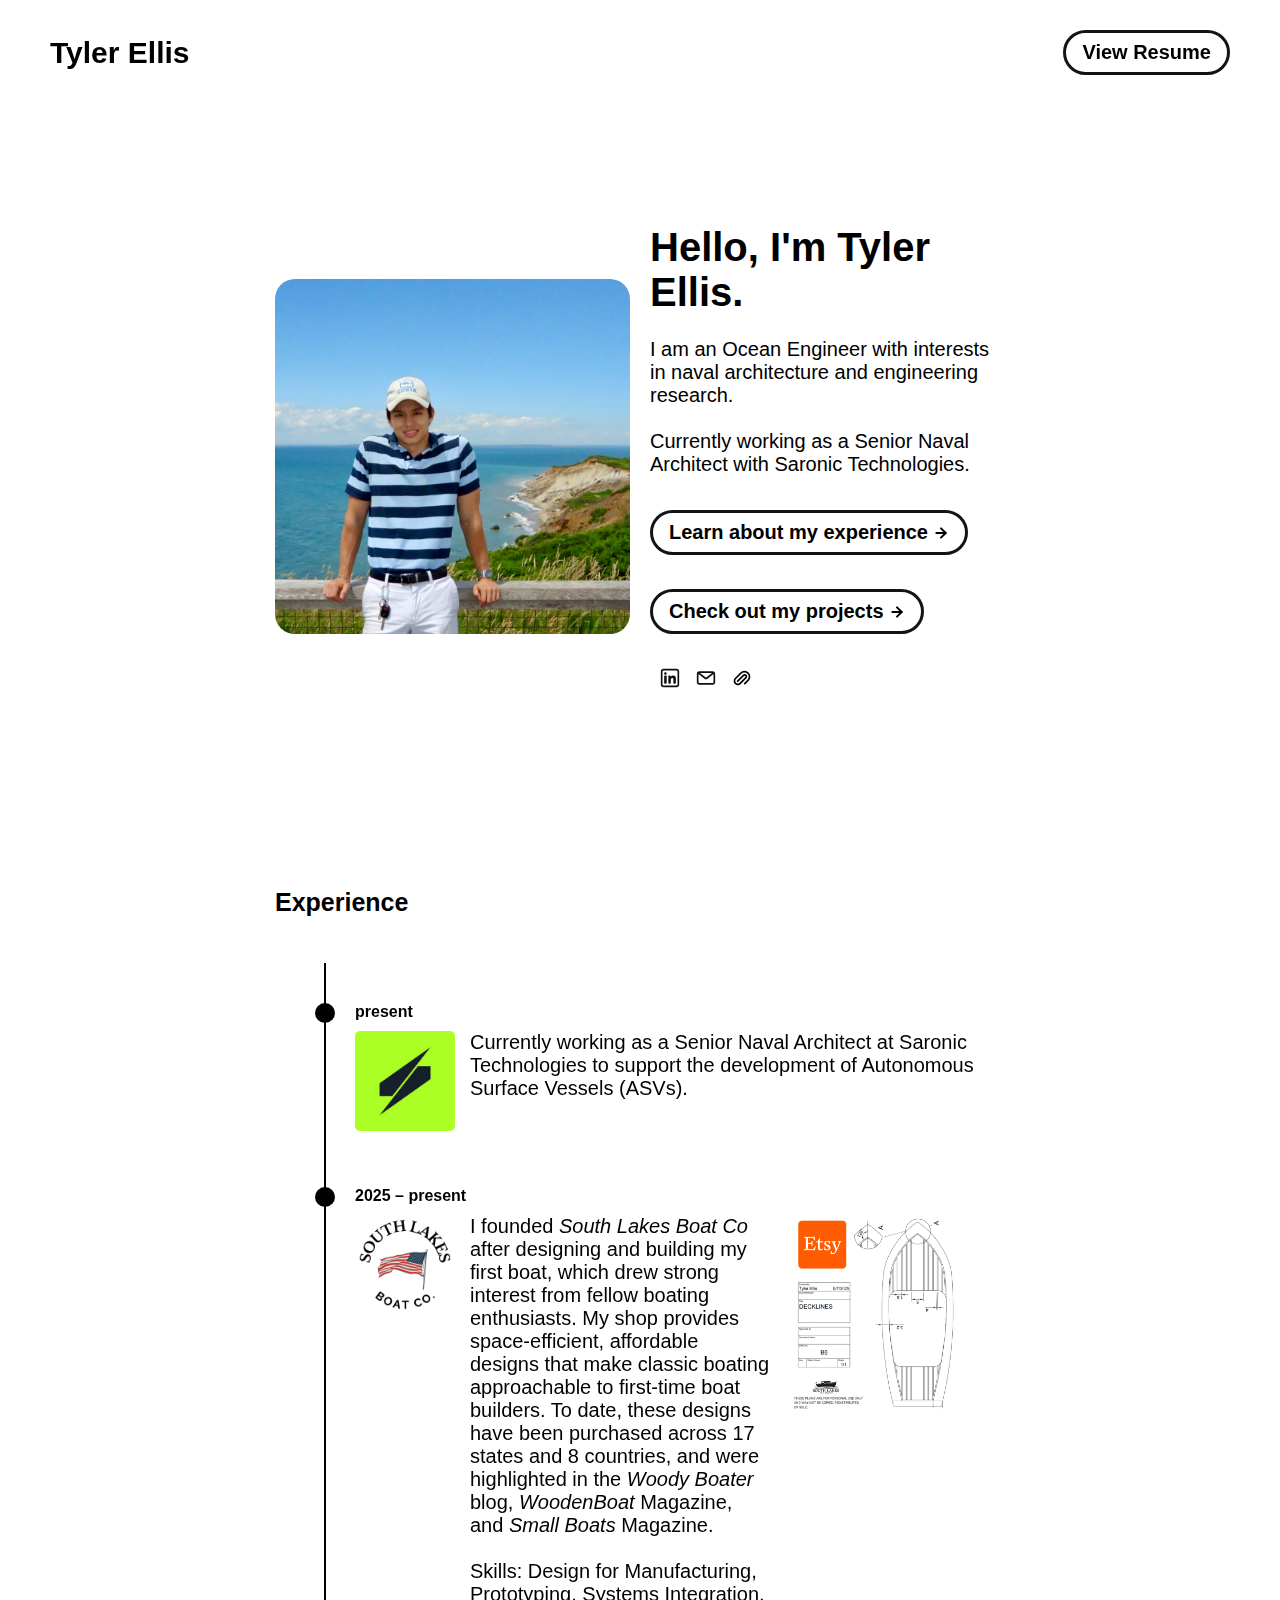
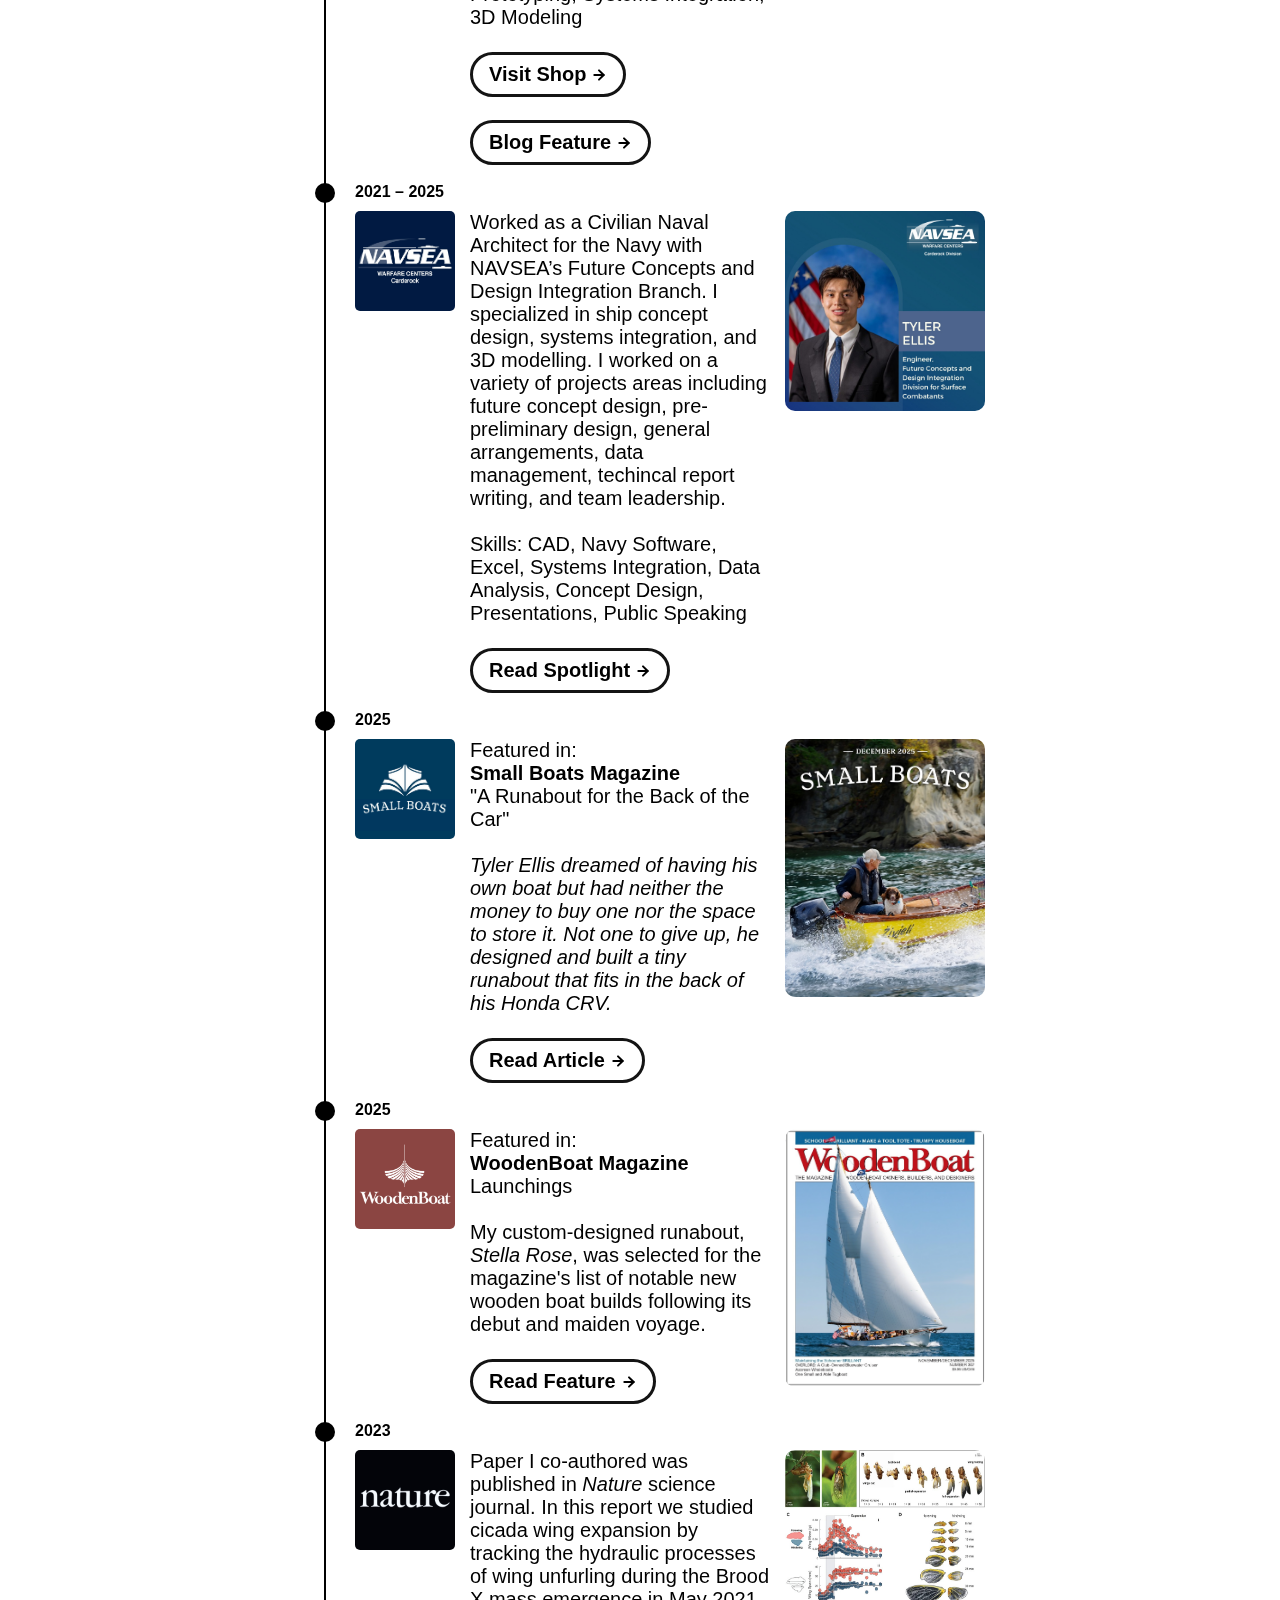
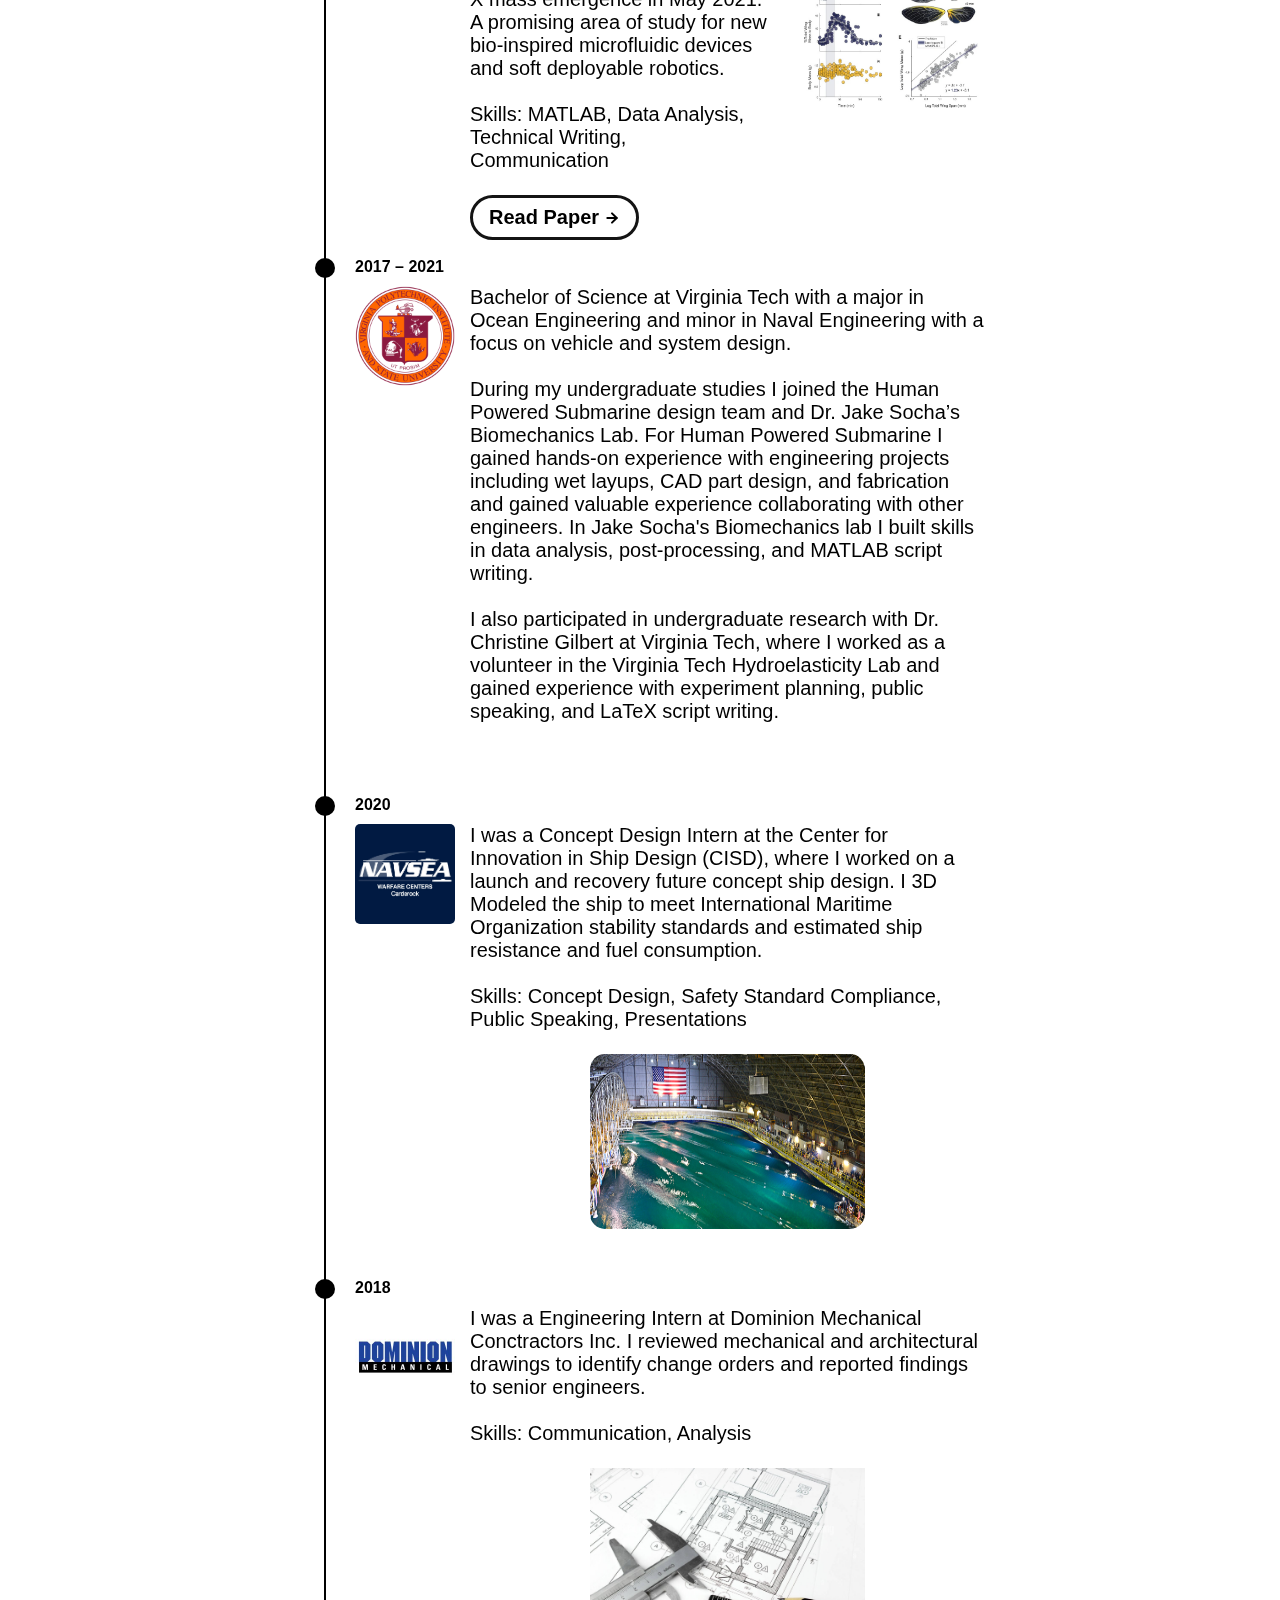
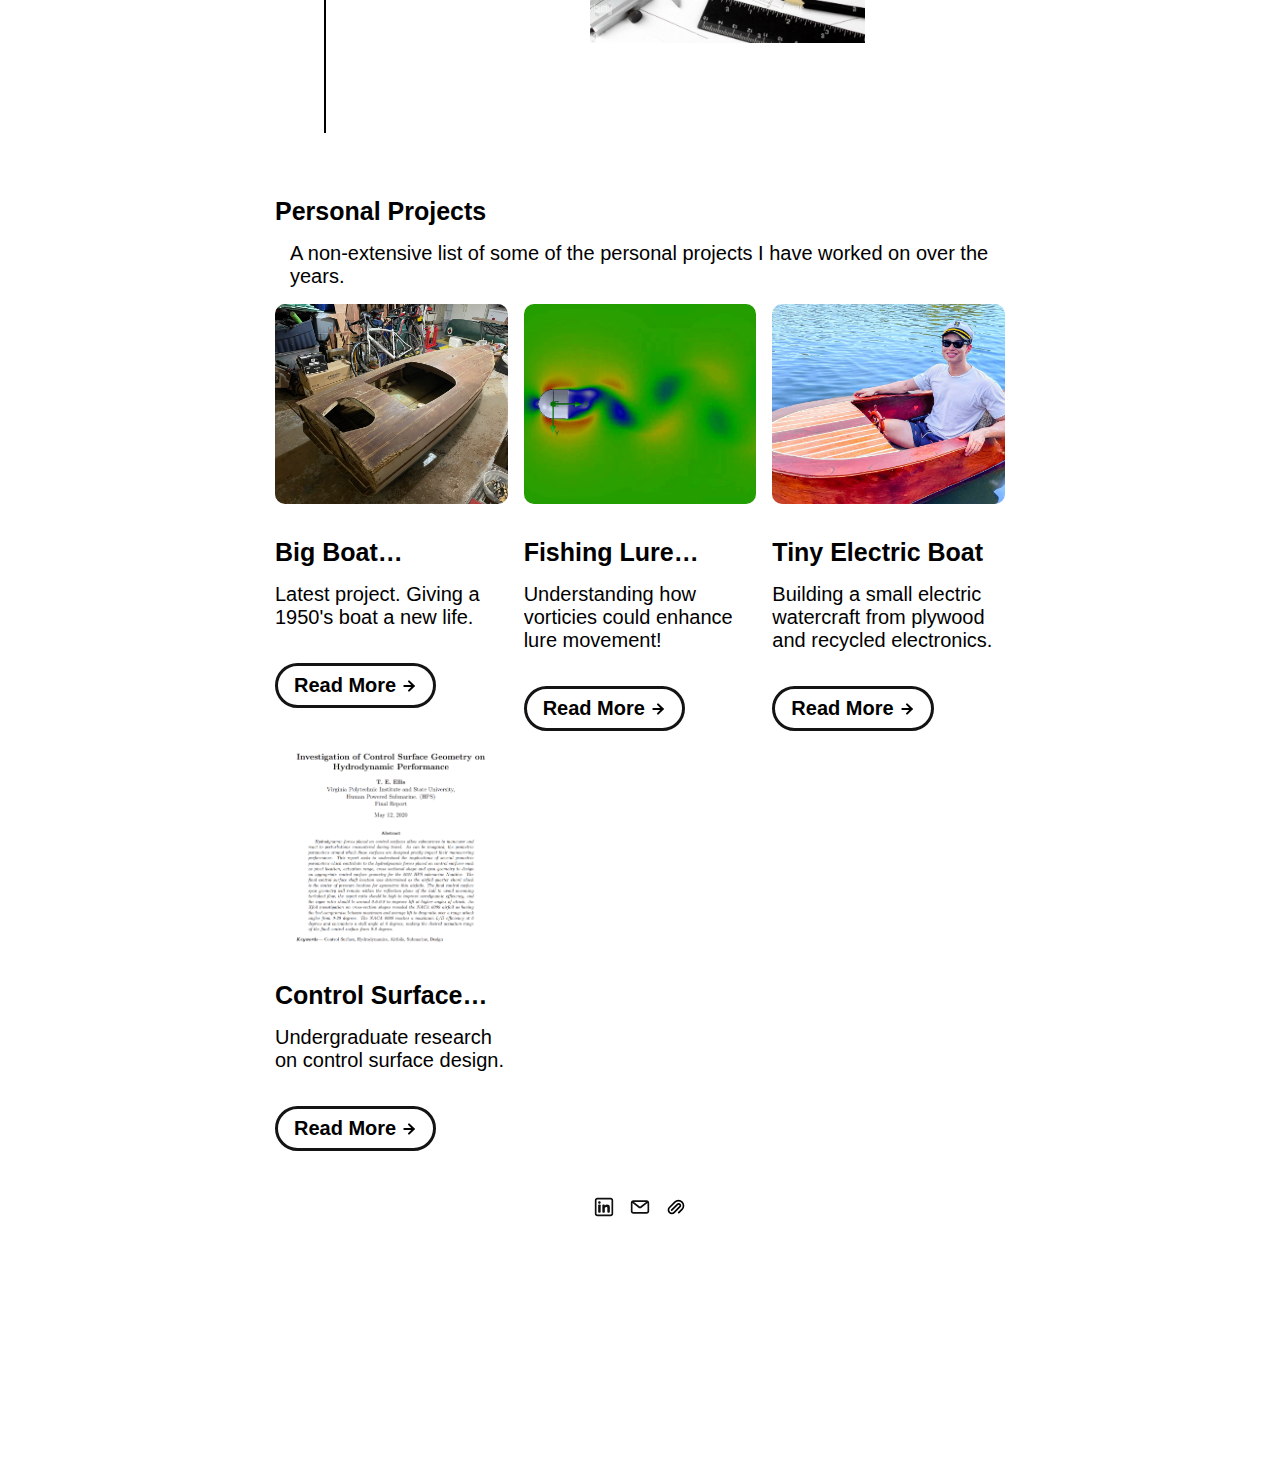
<file: index.html>
<!DOCTYPE html>
<html lang="en">
	<head>
		<meta charset="utf-8">

    <!-- 
      TODO

      Upload your Unemployable (or whatever photo you like) to the assets/images folder
      and change the name of the image below to match the uploaded one

      Change the title in the <title> tag to whatever you would like the title of your portfolio to be

      This should be the same across all pages.
     -->
    <link rel="icon" href="./assets/images/TylerEllisicon.JPG" />
		<title>Tyler Ellis</title>
    <meta name="viewport" content="width=device-width, initial-scale=1" />

		<link rel="stylesheet" href="./css/layout.css">
    <link rel="stylesheet" href="./css/typography.css">
    <link rel="stylesheet" href="./css/utilities.css">
    <link rel="stylesheet" href="./css/timeline.css">

    
		<script defer src="./js/script.js"></script>
	</head>
	<body>
    <!-- NAVBAR -->
    <div class="navbar">
      <a class="nav-title-link" href="./index.html">
        <span class="nav-title">Tyler Ellis</span>
        <a class="button" href="assets/resume/ResumeTylerEllis.pdf">
          <span class="button-text">View Resume</span>
        </a>
      </a>
    </div>

    <!-- MAIN PAGE CONTENT -->
    <div id="main-content">

      <!-- PORTFOLIO HEADER -->
      <div id="portfolio-header">
        <div id="portfolio-header-image-container">
          <img src="./assets/images/IMG_5062.jpg" class="portfolio-header-image">
        </div>

        <div id="portfolio-header-text-container">
            <div class="header-text">
              <span class="main-title">Hello, I'm Tyler Ellis.</span>
              <div class="body-text"><br>I am an Ocean Engineer with interests in naval architecture and engineering research.<br><br>
               <!--ntly working as a Senior Naval Architect for Saronic Technologies.</div>-->
                 Currently working as a Senior Naval Architect with Saronic Technologies.</div>
            </div>
            <a class="button" id="about-section-link">
              <span class="button-text">Learn about my experience</span> 
              <image src="./assets/icons/arrow-right.svg" class="right-arrow-icon"/>
            </a>
            <a class="button" id="my-work-link">
              <span class="button-text">Check out my projects</span> 
              <image src="./assets/icons/arrow-right.svg" class="right-arrow-icon"/>
            </a>
            <div id="portfolio-header-media">
           <!-- <a class="icon-link" href="https://github.com/hunterwellis">
              <image src="./assets/icons/github.svg" class="footer-icon"/>
            </a>-->
            <a class="icon-link" target="_blank" href="https://linkedin.com/in/tylerellisvt">
              <image src="./assets/icons/linkedin.svg" class="footer-icon"/>
            </a>
            <a class="icon-link" href="mailto:tyler.emerson.ellis@gmail.com">
              <image src="./assets/icons/mail.svg" class="footer-icon"/>
            </a>
            <a class="icon-link" target="_blank" href="assets/resume/ResumeTylerEllis.pdf">
              <image src="./assets/icons/document.svg" class="footer-icon"/>
            </a>
            </div>
        </div>
      </div>

      <!-- ABOUT SECTION -->
      <div id="about-section">
        <span class="subheader-text">Experience</span>
        <div class="about-section-content">

          <div class="timeline">

            <!--<div class="timeline-item">
              <div class="timeline-content">
                <div class="timeline-date">2026 &ndash; present</div>
                <div class="container">
                  <div class="image">
                    <img src="assets/images/NAVSEA.jpg" height="100" width="100" style="border-radius:5px">
                  </div>
                <div class="text">
                  Currently, I am a civilian Naval Architect for the Navy with NAVSEA’s Future Concepts and Design Integration Branch.
                  I specialize in ship concept design, systems integration, and 3D modelling.
                  I’ve worked on a variety of projects areas including future concept design, pre-preliminary design, general arrangements, 
                  data management, techincal report writing, and team leadership.<br><br>

                  Skills: CAD, Navy Software, Excel, Systems Integration, Data Analysis, Concept Design, Presentations, Public Speaking
                  <br><br>
                <a class="button" href="https://www.facebook.com/photo/?fbid=720158166820266&set=a.225814722921282">
                  <span class="button-text">Read Spotlight</span>
                    <image src="assets/icons/arrow-right.svg" class="right-arrow-icon"/>
                </a> </div>

                <a class="icon-link" href="https://www.facebook.com/photo/?fbid=720158166820266&set=a.225814722921282">
                  <image src="./assets/images/spotlight.jpg" height="200" width="200" style="border-radius: 10px; float:right; margin-left: 15px;">
                  </a>

                </div>
            </div> <br>-->
           
            <div class="timeline-item">
              <div class="timeline-content">
                <div class="timeline-date">present</div>
                <div class="container">
                  <div class="image">
                    <img src="assets/images/SaronicLogo.png" height="100" width="100" style="border-radius:5px">
                  </div>
                <div class="text">
                  Currently working as a Senior Naval Architect at Saronic Technologies to support the development 
                  of Autonomous Surface Vessels (ASVs).<br><br>
                  <br><br></div>

                </div>
            </div> <br>

            <div class="timeline-item">
              <div class="timeline-content">
                <div class="timeline-date">2025 &ndash; present</div>
                <div class="container">
                  <div class="image">
                    <img src="assets/images/circle email logo website.png" height="100" width="100" style="border-radius:5px">
                  </div>
                <div class="text">
                  I founded <i>South Lakes Boat Co</i> after designing and building my first boat, which
                  drew strong interest from fellow boating enthusiasts. My shop provides space-efficient,
                  affordable designs that make classic boating approachable to first-time boat builders.
                  To date, these designs have been purchased across 17 states and 8 countries, and were
                  highlighted in the <i>Woody Boater</i> blog, <i>WoodenBoat</i> Magazine, and <i>Small Boats</i> Magazine.<br><br>

                  Skills: Design for Manufacturing, Prototyping, Systems Integration, 3D Modeling<br><br>
                  
                <a class="button" href="https://www.etsy.com/shop/SouthLakesBoatCo?ref=profile_header&dd_referrer=https%3A%2F%2Fwww.etsy.com%2Fpeople%2Frhyx0d5sfijd3gy5%3Fref%3Dhdr_user_menu-profile">
                  <span class="button-text">Visit Shop</span>
                   <image src="assets/icons/arrow-right.svg" class="right-arrow-icon"/>
                </a> <br>
                              
                <a class="button" href="https://www.woodyboater.com/classic-boats/from-reddit-envy-to-runabout-glory/">
                  <span class="button-text">Blog Feature</span>
                   <image src="assets/icons/arrow-right.svg" class="right-arrow-icon"/>
                </a> </div>

                <a class="icon-link" href="https://www.etsy.com/shop/SouthLakesBoatCo?ref=profile_header&dd_referrer=https%3A%2F%2Fwww.etsy.com%2Fpeople%2Frhyx0d5sfijd3gy5%3Fref%3Dhdr_user_menu-profile">
                  <image src="./assets/images/etsy drawing graphic.jpg" height="200" width="200" style="border-radius: 10px; float:right; margin-left: 15px;">
                  </a>

                </div>
            </div> <br>

            <div class="timeline-item">
              <div class="timeline-content">
                <div class="timeline-date">2021 &ndash; 2025</div>
                <div class="container">
                  <div class="image">
                    <img src="assets/images/NAVSEA.jpg" height="100" width="100" style="border-radius:5px">
                  </div>
                <div class="text">
                  Worked as a Civilian Naval Architect for the Navy with NAVSEA’s Future Concepts and Design Integration Branch.
                  I specialized in ship concept design, systems integration, and 3D modelling.
                  I worked on a variety of projects areas including future concept design, pre-preliminary design, general arrangements, 
                  data management, techincal report writing, and team leadership.<br><br>

                  Skills: CAD, Navy Software, Excel, Systems Integration, Data Analysis, Concept Design, Presentations, Public Speaking
                  <br><br>
                <a class="button" href="https://www.facebook.com/photo/?fbid=720158166820266&set=a.225814722921282">
                  <span class="button-text">Read Spotlight</span>
                    <image src="assets/icons/arrow-right.svg" class="right-arrow-icon"/>
                </a> </div>

                <a class="icon-link" href="https://www.facebook.com/photo/?fbid=720158166820266&set=a.225814722921282">
                  <image src="./assets/images/spotlight.jpg" height="200" width="200" style="border-radius: 10px; float:right; margin-left: 15px;">
                  </a>

                </div>
            </div> <br>

            <div class="timeline-item">
              <div class="timeline-content">
                <div class="timeline-date">2025 </div>
                <div class="container">
                  <div class="image">
                    <img src="assets/images/smallboatslogoicon.png" height="100" width="100" style="border-radius:5px">
                  </div>
                <div class="text">
                  Featured in:<br>
                  <b>Small Boats Magazine</b> <br> "A Runabout for the Back of the Car" <br><br>

                    <i>Tyler Ellis dreamed of having his own boat but had neither the money to buy one nor the space to store it. Not one to give up,
                    he designed and built a tiny runabout that fits in the back of his Honda CRV.</i><br><br>
                  
                <a class="button" href="./assets/pdf/Small_Boats_Magazine_Tear_Sheet_Dec_2025.pdf">
                  <span class="button-text">Read Article</span>
                   <image src="assets/icons/arrow-right.svg" class="right-arrow-icon"/>
                </a> </div>

                <a class="icon-link" href="./assets/pdf/Small_Boats_Magazine_Tear_Sheet_Dec_2025.pdf">
                  <image src="./assets/images/small boats cover.jpeg" height="258" width="200" style="border-radius: 10px; float:right; margin-left: 15px;">
                  </a>

                </div>
            </div> <br>

            <div class="timeline-item">
              <div class="timeline-content">
                <div class="timeline-date">2025 </div>
                <div class="container">
                  <div class="image">
                    <img src="assets/images/WoodenBoatLogo.png" height="100" width="100" style="border-radius:5px">
                  </div>
                <div class="text">
                  Featured in:<br>
                  <b>WoodenBoat Magazine</b> <br> Launchings <br><br>

                    My custom-designed runabout, <i>Stella Rose</i>, was selected for the magazine's list of notable new wooden boat builds following 
                    its debut and maiden voyage.<br><br>
                  
                <a class="button" href="./assets/pdf/WoodenBoat_Magazine_Tear_Sheet_Nov_Dec_2025.pdf">
                  <span class="button-text">Read Feature</span>
                   <image src="assets/icons/arrow-right.svg" class="right-arrow-icon"/>
                </a> </div>

                <a class="icon-link" href="./assets/pdf/WoodenBoat_Magazine_Tear_Sheet_Nov_Dec_2025.pdf">
                  <image src="./assets/images/wooden boat cover.jpeg" height="258" width="200" style="border-radius: 10px; float:right; margin-left: 15px;">
                  </a>

                </div>
            </div> <br>

            <div class="timeline-item">
              <div class="timeline-content">
                <div class="timeline-date">2023</div>
                <div class="container">
                  <div class="image">
                    <img src="assets/images/naturelogo.jpg" height="100" width="100" style="border-radius:5px">
                  </div>
                <div class="text">
                  Paper I co-authored was published in <i>Nature</i> science journal.
                  In this report we studied cicada wing expansion by tracking the hydraulic
                  processes of wing unfurling during the Brood X mass emergence in May 2021.
                  A promising area of study for new bio-inspired microfluidic devices and soft deployable robotics.<br><br>

                  Skills: MATLAB, Data Analysis, Technical Writing, Communication<br><br>
                  
                <a class="button" href="https://www.nature.com/articles/s41598-023-32533-4">
                  <span class="button-text">Read Paper</span>
                   <image src="assets/icons/arrow-right.svg" class="right-arrow-icon"/>
                </a> </div>
                                  
                <a class="icon-link" href="https://www.nature.com/articles/s41598-023-32533-4">
                  <image src="./assets/images/paper.jpg" height="258" width="200" style="border-radius: 10px; float:right; margin-left: 15px;">
                  </a>

                </div>
            </div> <br>

            <!--<div class="timeline-item">
              <div class="timeline-content">
                <div class="timeline-date">2022</div>
                <div class="container">
                  <div class="image">
                    <img src="assets/images/sicb.gif" height="100" width="100" style="border-radius:5px">
                  </div>
                <div class="text">
                  Conference presentation I gave at the 2022 Virtual Society of Integrative and Comparative Biology conference.
                  This experiment investigates the potential passive physical requirements for successful flying snake landings using
                   a physical model experiment. Results from this physical experiment will be further compared to theoretical chain-rope models to
                    lend insight into the passive mechanics of capture of a thin, flexible system.<br><br>
                  
                <a class="button" href="assets/videos/sicb2022.mp4">
                  <span class="button-text">Watch Presentation</span>
                   <image src="assets/icons/arrow-right.svg" class="right-arrow-icon"/>
                </a> </div>
                                  
                <a class="icon-link" href="https://sicb.burkclients.com/meetings/2022/schedule/abstractdetails.php?id=1207">
                  <image src="assets/images/abstract.png" height="140.16" width="157.16" style="border-radius: 10px; float:right; margin-left: 15px;">
                  </a>

              </div>
            </div> <br>-->

            <div class="timeline-item">
              <div class="timeline-content">
                <div class="timeline-date">2017 &ndash; 2021
                </div>
                <div class="timeline-description">
                <div class="container">
                  <div class="image">
                    <img src="assets/images/VT.png" height="100" width="100">
                  </div>
                  <div class="text">
                    Bachelor of Science at Virginia Tech with a major in Ocean Engineering and minor in Naval Engineering with a focus on vehicle and system design. <br><br>
                    During my undergraduate studies I joined the Human Powered Submarine design team and Dr. Jake Socha’s
                    Biomechanics Lab. For Human Powered Submarine I gained hands-on experience with engineering projects including wet layups, CAD part design, and fabrication and
                    gained valuable experience collaborating with other engineers. In Jake Socha's Biomechanics lab I built skills in data analysis, post-processing,
                     and MATLAB script writing.<br><br>

                    I also participated in undergraduate research with Dr. Christine Gilbert at Virginia Tech, where I worked as a volunteer in the Virginia Tech
                    Hydroelasticity Lab and gained experience with experiment planning, public speaking, and LaTeX script writing. <br><br>

                  </div>
                </div>
                </div>
              </div>
            </div>

            <div class="timeline-item">
              <div class="timeline-content">
                <div class="timeline-date">2020</div>
                <div class="timeline-description">
                <div class="container">
                  <div class="image">
                    <img src="assets/images/NAVSEA.jpg" height="100" width="100" style="border-radius:5px">
                  </div>
                  <div class="text">
                    I was a Concept Design Intern at the Center for Innovation in Ship Design (CISD), where I worked on a launch and recovery future concept ship design.
                     I 3D Modeled the ship to meet International Maritime Organization stability standards and estimated ship resistance and fuel consumption.<br><br>

                     Skills: Concept Design, Safety Standard Compliance, Public Speaking, Presentations<br><br>
                    <img src="assets/images/wavepool.jpg" height="175" width="275" style="border-radius:15px">
                  </div>
                </div>
              </div>
            </div>
            </div>
        </div>

                    
        <div class="timeline-item">
          <div class="timeline-content">
            <div class="timeline-date">2018</div>
            <div class="timeline-description">
            <div class="container">
              <div class="image">
                <img src="assets/images/dominionlogo.jpeg" height="100" width="100" style="border-radius:5px">
              </div>
              <div class="text">
                I was a Engineering Intern at Dominion Mechanical Conctractors Inc. I reviewed mechanical and architectural
                drawings to identify change orders and reported findings to senior engineers.<br><br>

                Skills: Communication, Analysis<br><br>
                <img src="assets/images/blueprint.jpg" height="175" width="275" style="border-radius:15p">
              <!---<a class="button" href="./assets/resume/Tyler Ellis Resume 2025.pdf">--->
              
              <!---<span class="button-text">View Resume</span> 
              <image src="./assets/icons/arrow-right.svg" class="right-arrow-icon"/>--->
              </a> </div>
                  </div>
                </div>
              </div>
            </div> 
          </div>
        </div>
              </div>
            <!--<div class="timeline-item">
              <div class="timeline-content">
                <div class="timeline-date">2024</div>
                <div class="timeline-description">
                <div class="container">
                  <div class="image">
                    <img src="assets/images/JSEG.jpg" height="32" width="100"><br>
                    <img src="assets/images/NASA.png" height="64" width="76">
                  </div>
                  <div class="text">
                    I worked at NASA's Marshall Space Flight Center with the Jacobs Space Exploration Group as
                    a Thrust Vector Control Intern, developing the active hardware and software components of 
                    their new Active Inertial Load Simulator for the Mars Ascent Vehicle.<br><br>
                    <img src="assets/images/VAB.jpg" height="200" width="150" style="border-radius: 10px; float:right; margin-left: 15px;">
                    <video controls="controls" height="200" width="150" name="Load Simulating Actuator" style="border-radius: 10px; float:right; margin-left: 15px;" autoplay controls muted>
                      <source src="assets/videos/actuator.MOV">
                    </video>
                    Hardware elements that I aided in the integration of included measurement equipment 
                    such as an LVDT and full-bridge pancake load cell and test equipment such as an industrial 
                    electromechanical actuator (EMA), which entailed characterization testing and modeling of 
                    the physial characteristics of the actuator. <br><br>
                    The software that I developed included a high fidelity non-linear physcial model of
                    the EMA and generalized software tools used to test EMAs. <br><br>
                    In this video you can see the characterized EMA in the closed-loop system being used to model the dynamics of a mass-spring-damper!
                  </div>
                </div>
              </div>
            </div>
            </div>

            <div class="timeline-item">
              <div class="timeline-content">
                <div class="timeline-date">2023</div>
                <div class="timeline-description">
                <div class="container">
                  <div class="image">
                    <img src="assets/images/G2ELAB.png" height="82" width="100">
                  </div>
                  <div class="text">
                    <img src="assets/images/simInverter.png" height="175" width="275" style="float:right; margin-left:15px">
                    I was a Research Intern at the Grenoble Electrical Engineering Laboratory (G2ELab) in Grenoble, France, working on
                    inverter control systems for "microgrids" &ndash; small power grid systems aiming to avoid future infastructure 
                    problems on the French power grid.<br><br>
                    I also had the opportunity to witness lots of the research happening at the European Synchotron Radiation Facility
                    (ESRF) and the Institut Laue-Langevin (ILL). 
                  </div>
                </div>
              </div>
            </div> 
            </div> -->


      <!-- PROJECTS / MY WORK SECTION -->
    </div> </div> </div> <div id="my-work-section">
    <span class="subheader-text">Personal Projects</span>
    <div class="text">A non-extensive list of some of the personal projects I have worked on over the years.</div>
    <div class="projects-container">

        <!--
            This is where the project cards live. Here's a base level project card for you to copy:
            <div class="project-card">
              <img src="./assets/images/IMAGE_NAME" class="project-image">
              <div class="project-card-text-container">
                <div class="subheader-text project-title">PROJECT_NAME</div>
                <div class="body-text project-card-text">SMALL_PROJECT_DESCRIPTION</div>
              </div>
              <a class="button" href="./project-pages/PROJECT_PAGE_NAME.html">
                <span class="button-text">Read More</span>
                <image src="./assets/icons/arrow-right.svg" class="right-arrow-icon"/>
              </a>
            </div>

            - To add a project to the this area, copy the above, paste it below this comment, and change the following:
                - IMAGE_NAME: the name of the image file in assets/images
                - PROJECT_NAME: the name of the project (keep it short, it only shows 1 line)
                - SMALL_PROJECT_DESCRIPTION: a quick project description (max 4 lines)
                - PROJECT_PAGE_NAME.html: the html filename for the project (must be in project-pages folder)
          -->
          <!--
          <div class="project-card">
            <img src="./assets/images/iso.png" class="project-image">
            <div class="project-card-text-container">
              <div class="subheader-text project-title">Homebrew 6 Axis Robot Arm</div>
              <div class="body-text project-card-text">[IN PROGRESS]<br><br> Bulding a 6-axis robot arm and ROS simulation software packages for a 3D-Printed 6-Axis robot
                arm, used for testing reinforcement learning algorithms for my Master's thesis.
              </div>
            </div>
            <a class="button" href="./project-pages/robot_arm.html">
              <span class="button-text">Read More</span>
              <image src="./assets/icons/arrow-right.svg" class="right-arrow-icon"/>
            </a>
          </div>
          -->
          
          
          <div class="project-card">
            <img src="./assets/images/boatstart.jpg" class="project-image">
            <div class="project-card-text-container">
              <div class="subheader-text project-title">Big Boat Restoration</div>
              <div class="body-text project-card-text">Latest project. Giving a 1950's boat a new life.
              </div>
            </div>
            <a class="button" href="./project-pages/boat2.html">
              <span class="button-text">Read More</span>
              <image src="./assets/icons/arrow-right.svg" class="right-arrow-icon"/>
            </a>
          </div>
          <div class="project-card">
            <img src="./assets/images/cfdimagecover.png" class="project-image">
            <div class="project-card-text-container">
              <div class="subheader-text project-title">Fishing Lure Design </div>
              <div class="body-text project-card-text">Understanding how vorticies could enhance lure movement!</div>
            </div>
            <a class="button" href="./project-pages/fish.html">
              <span class="button-text">Read More</span>
              <image src="./assets/icons/arrow-right.svg" class="right-arrow-icon"/>
            </a>
          </div>
          <div class="project-card">
            <img src="./assets/images/thumbnail.jpg" class="project-image">
            <div class="project-card-text-container">
              <div class="subheader-text project-title">Tiny Electric Boat</div>
              <div class="body-text project-card-text">Building a small electric watercraft from plywood and recycled electronics.</div>
            </div>
            <a class="button" href="./project-pages/boat.html">
              <span class="button-text">Read More</span>
              <image src="./assets/icons/arrow-right.svg" class="right-arrow-icon"/>
            </a>
          </div>

        </div>
          <div class="project-card">
            <img src="./assets/images/controlsimage.png" class="project-image">
            <div class="project-card-text-container">
              <div class="subheader-text project-title">Control Surface Research</div>
              <div class="body-text project-card-text">Undergraduate research on control surface design.</div>
            </div>
            <a class="button" href="./assets/pdf/controlsreport.pdf">
              <span class="button-text">Read More</span>
              <image src="./assets/icons/arrow-right.svg" class="right-arrow-icon"/>
            </a>
          </div>


          <!--<div class="project-card">
            <img src="./assets/images/finmodel.jpg" class="project-image">
            <div class="project-card-text-container">
              <div class="subheader-text project-title">Control Surface Research</div>
              <div class="body-text project-card-text">Designing control surfaces for a racing submarine.</div>
            </div>
            <a class="button" href="./project-pages/controls.html">
              <span class="button-text">Read More</span>
              <image src="./assets/icons/arrow-right.svg" class="right-arrow-icon"/>
            </a>-->


    <!-- FOOTER -->
    <div id="footer">
      <a class="icon-link" target="_blank" href="https://linkedin.com/in/tylerellisvt">
        <image src="./assets/icons/linkedin.svg" class="footer-icon"/>
      </a>
      <a class="icon-link" href="mailto:tyler.emerson.ellis@gmail.com">
        <image src="./assets/icons/mail.svg" class="footer-icon"/>
      </a>
      <a class="icon-link" target="_blank" href="./assets/resume/ResumeTylerEllis.pdf">
        <image src="./assets/icons/document.svg" class="footer-icon"/>
      </a>
    </div>

	</body>
</html>
</file>
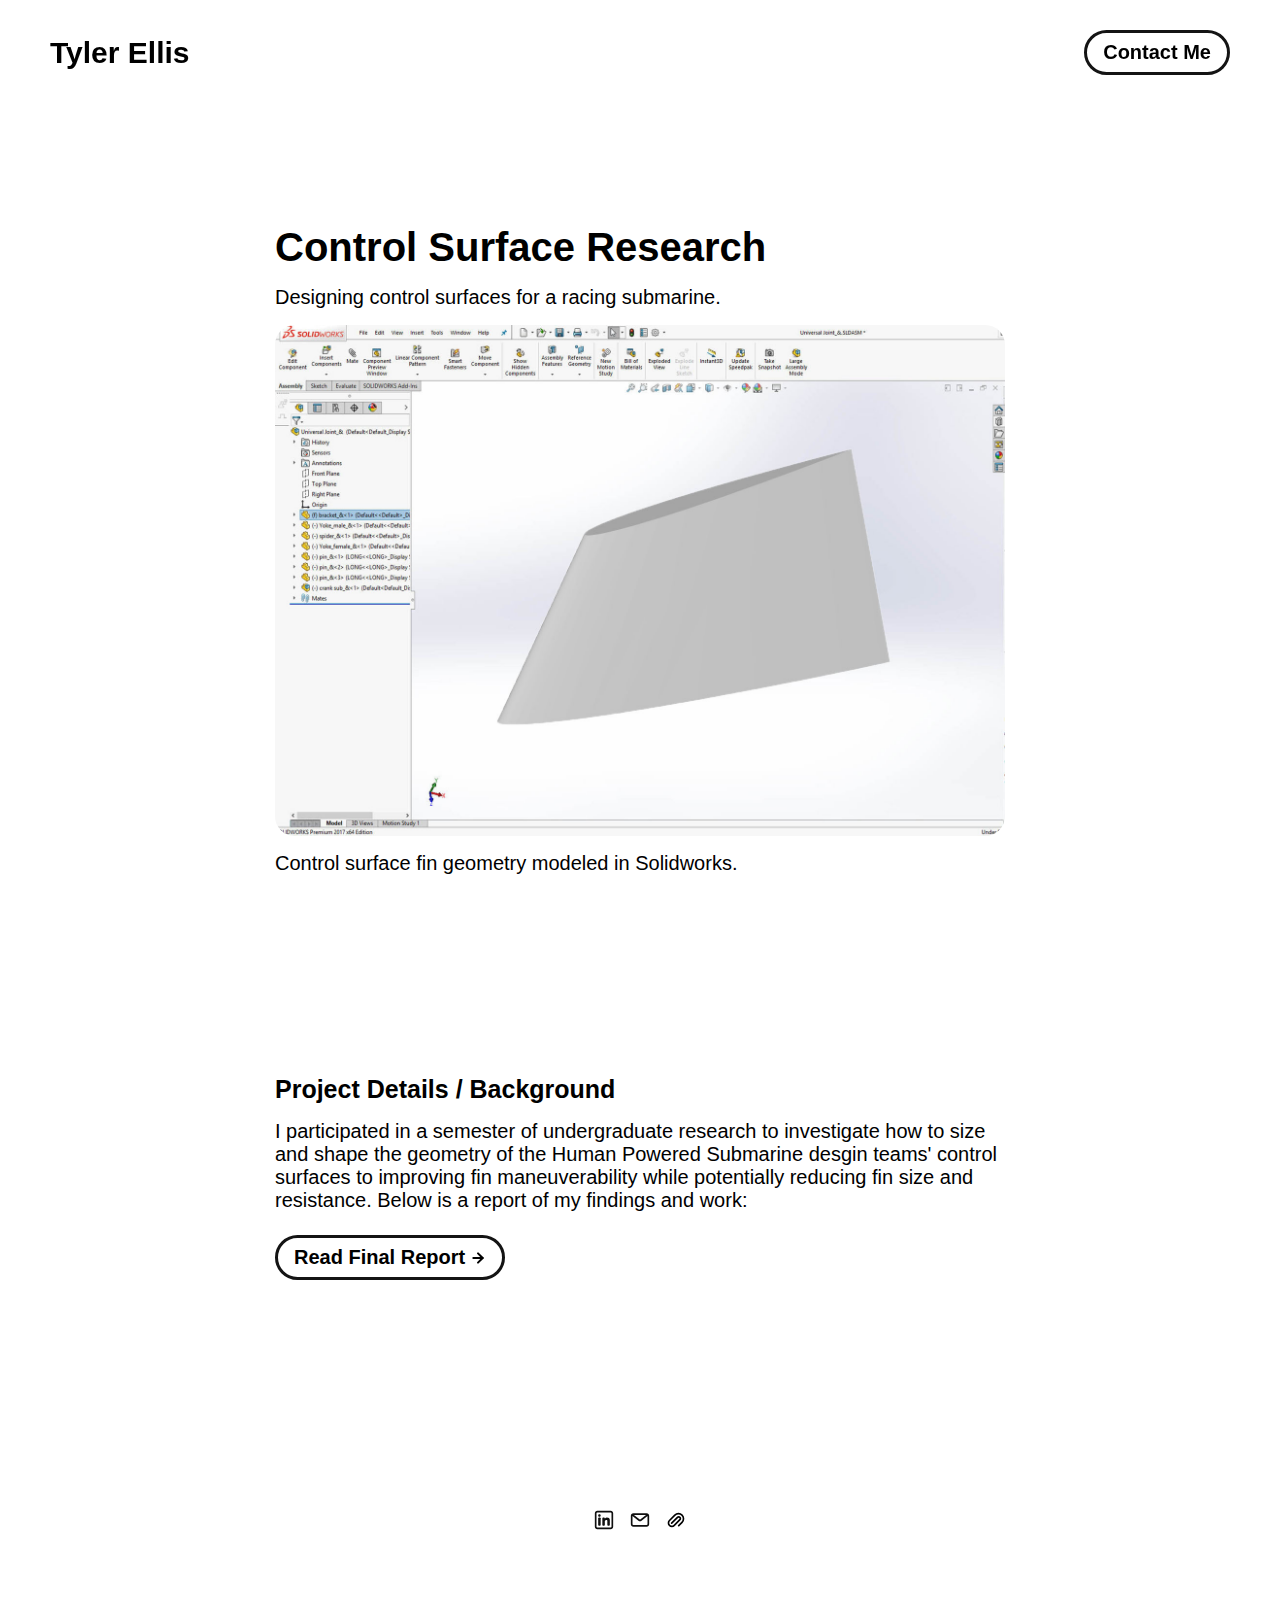
<file: project-pages/controls.html>
<!-- 
  IMPORTANT! 
  
  Keep this file unchanged to use as a template for all future project pages. 

  For every new project you add to your portfolio, make a copy of this file in the
  'project-pages' folder with a name related to the project.
-->


<!DOCTYPE html>
<html lang="en">
	<head>
		<meta charset="utf-8">
     <link rel="icon" href="../assets/images/TylerEllisicon.JPG" />
     <title>Tyler Ellis</title>
    <meta name="viewport" content="width=device-width, initial-scale=1" />

		<link rel="stylesheet" href="../css/layout.css">
    <link rel="stylesheet" href="../css/typography.css">
    <link rel="stylesheet" href="../css/utilities.css">

		<script defer src="../js/script.js"></script>
	</head>
	<body>
    <!-- NAVBAR -->
    <div class="navbar">
      <a class="nav-title-link" href="../index.html">
        <span class="nav-title">Tyler Ellis</span>
        <a class="button" href="mailto:tyler.emerson.ellis@gmail.com">
          <span class="button-text">Contact Me</span>
        </a>
      </a>
    </div>

    <!-- MAIN PAGE CONTENT -->
    <div id="main-content">

      <!-- PROJECT HEADER -->
      <div id="project-header">
          <!-- 
            TODO

            - Change the 'main-title' text to the name of your project
            - Change the 'body-text' text to a short and sweet description of your project (maybe the same as the one on the project card)
            - Change "desktop.jpeg" to the image filename you uploaded in the assets/images folder.
          -->
        <div class="main-title">Control Surface Research</div>
        <div class="body-text">Designing control surfaces for a racing submarine.</div>
        <image class="project-header-image" src="../assets/images/finmodelsd.jpg"></image>
        <span class="image-caption">Control surface fin geometry modeled in Solidworks.</span>
      </div>
      <!-- PROJECT DETAILS -->
      <!-- 
        TODO

        - Change the 'subheader-text' to whatever header you want for project details
        - Add paragraphs using the <div class="body-text"></div> elements in the "project-details-content"
      -->
      <div id="project-details">
        <div class="subheader-text">Project Details / Background</div>
        <div class="project-details-content">
          <div class="body-text"> I participated in a semester of undergraduate research to investigate how to size and shape the geometry of 
            the Human Powered Submarine desgin teams' control surfaces to improving fin maneuverability while potentially
            reducing fin size and resistance.

            Below is a report of my findings and work:<br><br>
            <a class="button" href="../assets/pdf/controlsreport.pdf">
              <span class="button-text">Read Final Report</span>
              <image src="../assets/icons/arrow-right.svg" class="right-arrow-icon"/>
            </a>
          </div>
        </div>
      </div>

    <!-- FOOTER -->
    <div id="footer">
      <a class="icon-link" target="_blank" href="https://linkedin.com/in/tylerellisvt">
        <image src="../assets/icons/linkedin.svg" class="footer-icon"/>
      </a>
      <a class="icon-link" href="mailto:tyler.emerson.ellis@gmail.com">
        <image src="../assets/icons/mail.svg" class="footer-icon"/>
      </a>
      <a class="icon-link" target="_blank" href="assets/resume/ResumeTylerEllis.pdf">
        <image src="../assets/icons/document.svg" class="footer-icon"/>
      </a>
    </div>

	</body>
</html>
</file>
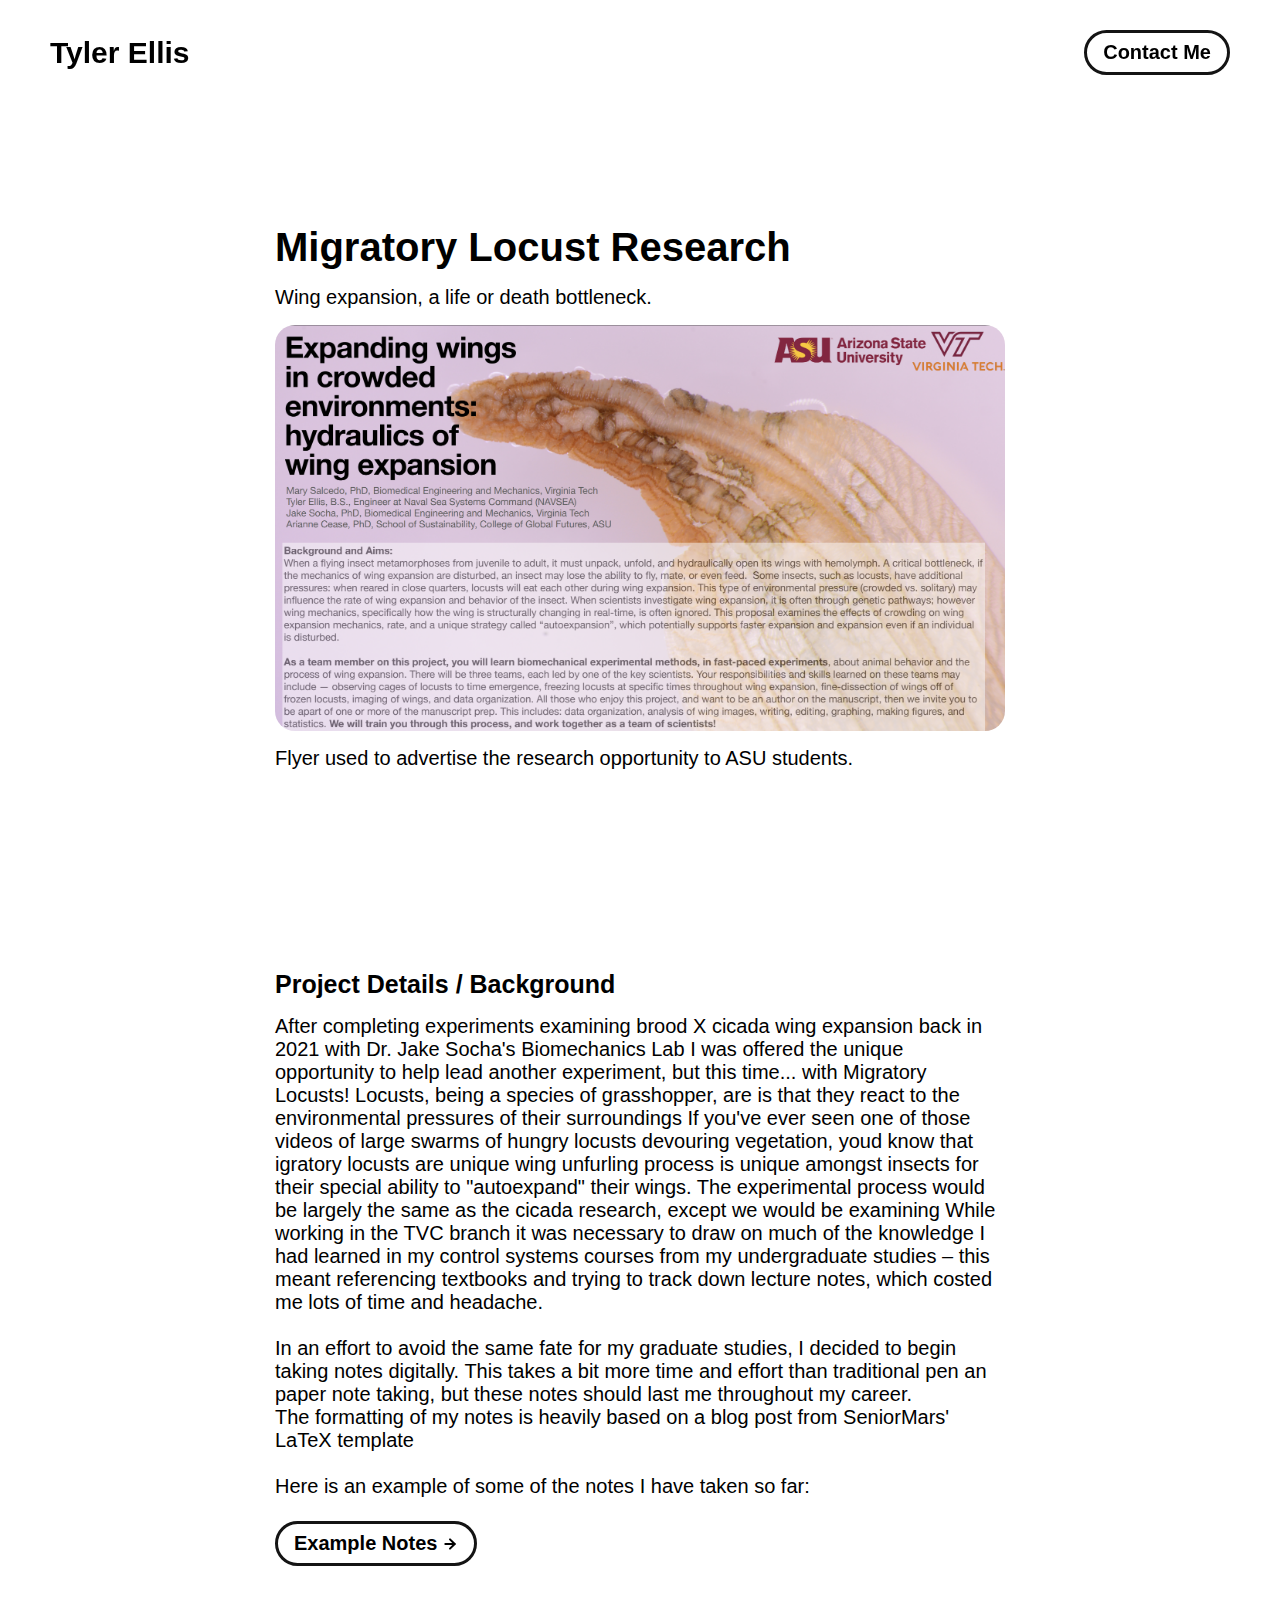
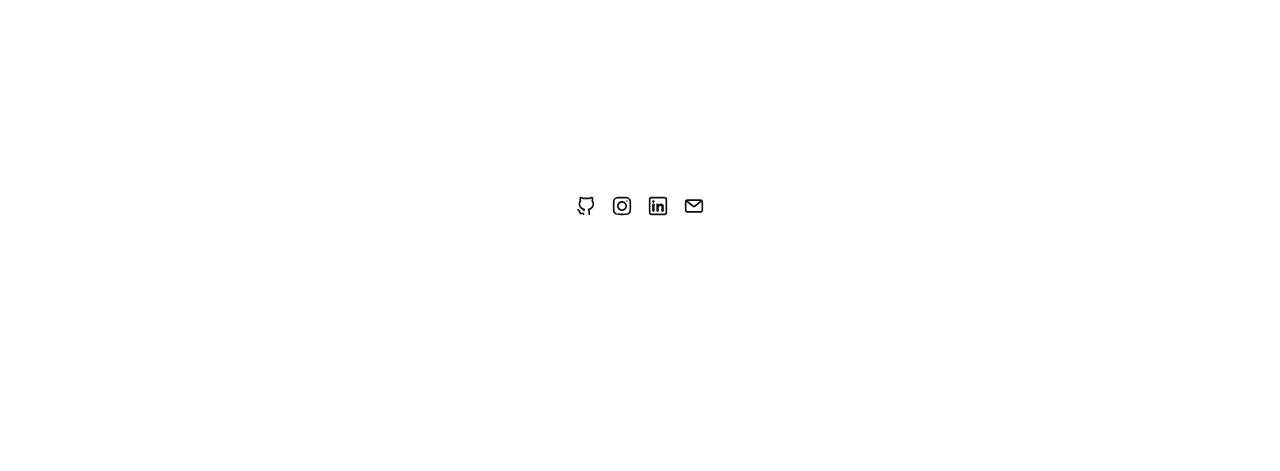
<file: project-pages/locust.html>
<!-- 
  IMPORTANT! 
  
  Keep this file unchanged to use as a template for all future project pages. 

  For every new project you add to your portfolio, make a copy of this file in the
  'project-pages' folder with a name related to the project.
-->


<!DOCTYPE html>
<html lang="en">
	<head>
		<meta charset="utf-8">
     <link rel="icon" href="../assets/images/TylerEllisicon.JPG" />
     <title>Tyler Ellis</title>
    <meta name="viewport" content="width=device-width, initial-scale=1" />

		<link rel="stylesheet" href="../css/layout.css">
    <link rel="stylesheet" href="../css/typography.css">
    <link rel="stylesheet" href="../css/utilities.css">

		<script defer src="../js/script.js"></script>
	</head>
	<body>
    <!-- NAVBAR -->
    <div class="navbar">
      <a class="nav-title-link" href="../index.html">
        <span class="nav-title">Tyler Ellis</span>
        <a class="button" href="mailto:tyler.emerson.ellis@gmail.com">
          <span class="button-text">Contact Me</span>
        </a>
      </a>
    </div>

    <!-- MAIN PAGE CONTENT -->
    <div id="main-content">

      <!-- PROJECT HEADER -->
      <div id="project-header">
          <!-- 
            TODO

            - Change the 'main-title' text to the name of your project
            - Change the 'body-text' text to a short and sweet description of your project (maybe the same as the one on the project card)
            - Change "desktop.jpeg" to the image filename you uploaded in the assets/images folder.
          -->
        <div class="main-title">Migratory Locust Research</div>
        <div class="body-text">Wing expansion, a life or death bottleneck.</div>
        <image class="project-header-image" src="../assets/images/locustad.png"></image>
        <span class="image-caption">Flyer used to advertise the research opportunity to ASU students.</span>
      </div>

      <!-- PROJECT DETAILS -->
      <!-- 
        TODO

        - Change the 'subheader-text' to whatever header you want for project details
        - Add paragraphs using the <div class="body-text"></div> elements in the "project-details-content"
      -->
      <div id="project-details">
        <div class="subheader-text">Project Details / Background</div>
        <div class="project-details-content">
          <div class="body-text">After completing experiments examining brood X cicada wing expansion back in 2021 with
            Dr. Jake Socha's Biomechanics Lab I was offered the unique opportunity to help lead another experiment, but this time... with Migratory Locusts!
            Locusts, being a species of grasshopper, are is that they react to the environmental pressures of their surroundings If you've ever seen one of those videos of large swarms of hungry locusts devouring vegetation, youd know that igratory locusts are unique  wing unfurling process is unique amongst insects for their special ability to
            "autoexpand" their wings. 
            
            The experimental process would be largely the same as the cicada research, except we would be examining 
            While working in the TVC branch it was necessary to draw on much of the knowledge I had learned
            in my control systems courses from my undergraduate studies &ndash; this meant referencing textbooks and trying to track down lecture
            notes, which costed me lots of time and headache.<br><br>

            In an effort to avoid the same fate for my graduate studies, I decided to begin taking notes digitally. This takes a bit more time 
            and effort than traditional pen an paper note taking, but these notes should last me throughout my career. 
            <br> The formatting of my notes
            is heavily based on a blog post from SeniorMars' LaTeX template<br><br>

            Here is an example of some of the notes I have taken so far:<br><br>
            <a class="button" href="../assets/pdf/als_notes.pdf">
              <span class="button-text">Example Notes</span>
              <image src="../assets/icons/arrow-right.svg" class="right-arrow-icon"/>
            </a>
          </div>
        </div>
      </div>

    <!-- FOOTER -->
    <div id="footer">
      <a class="icon-link" href="https://github.com/hunterwellis">
        <image src="../assets/icons/github.svg" class="footer-icon"/>
      </a>
      <a class="icon-link" target="_blank" href="https://instagram.com/elliswhunter">
        <image src="../assets/icons/instagram.svg" class="footer-icon"/>
      </a>
      <a class="icon-link" target="_blank" href="https://linkedin.com/in/hunterwayneellis">
        <image src="../assets/icons/linkedin.svg" class="footer-icon"/>
      </a>
      <a class="icon-link" href="mailto:hunterellis@vt.edu">
        <image src="../assets/icons/mail.svg" class="footer-icon"/>
      </a>
    </div>

	</body>
</html>
</file>
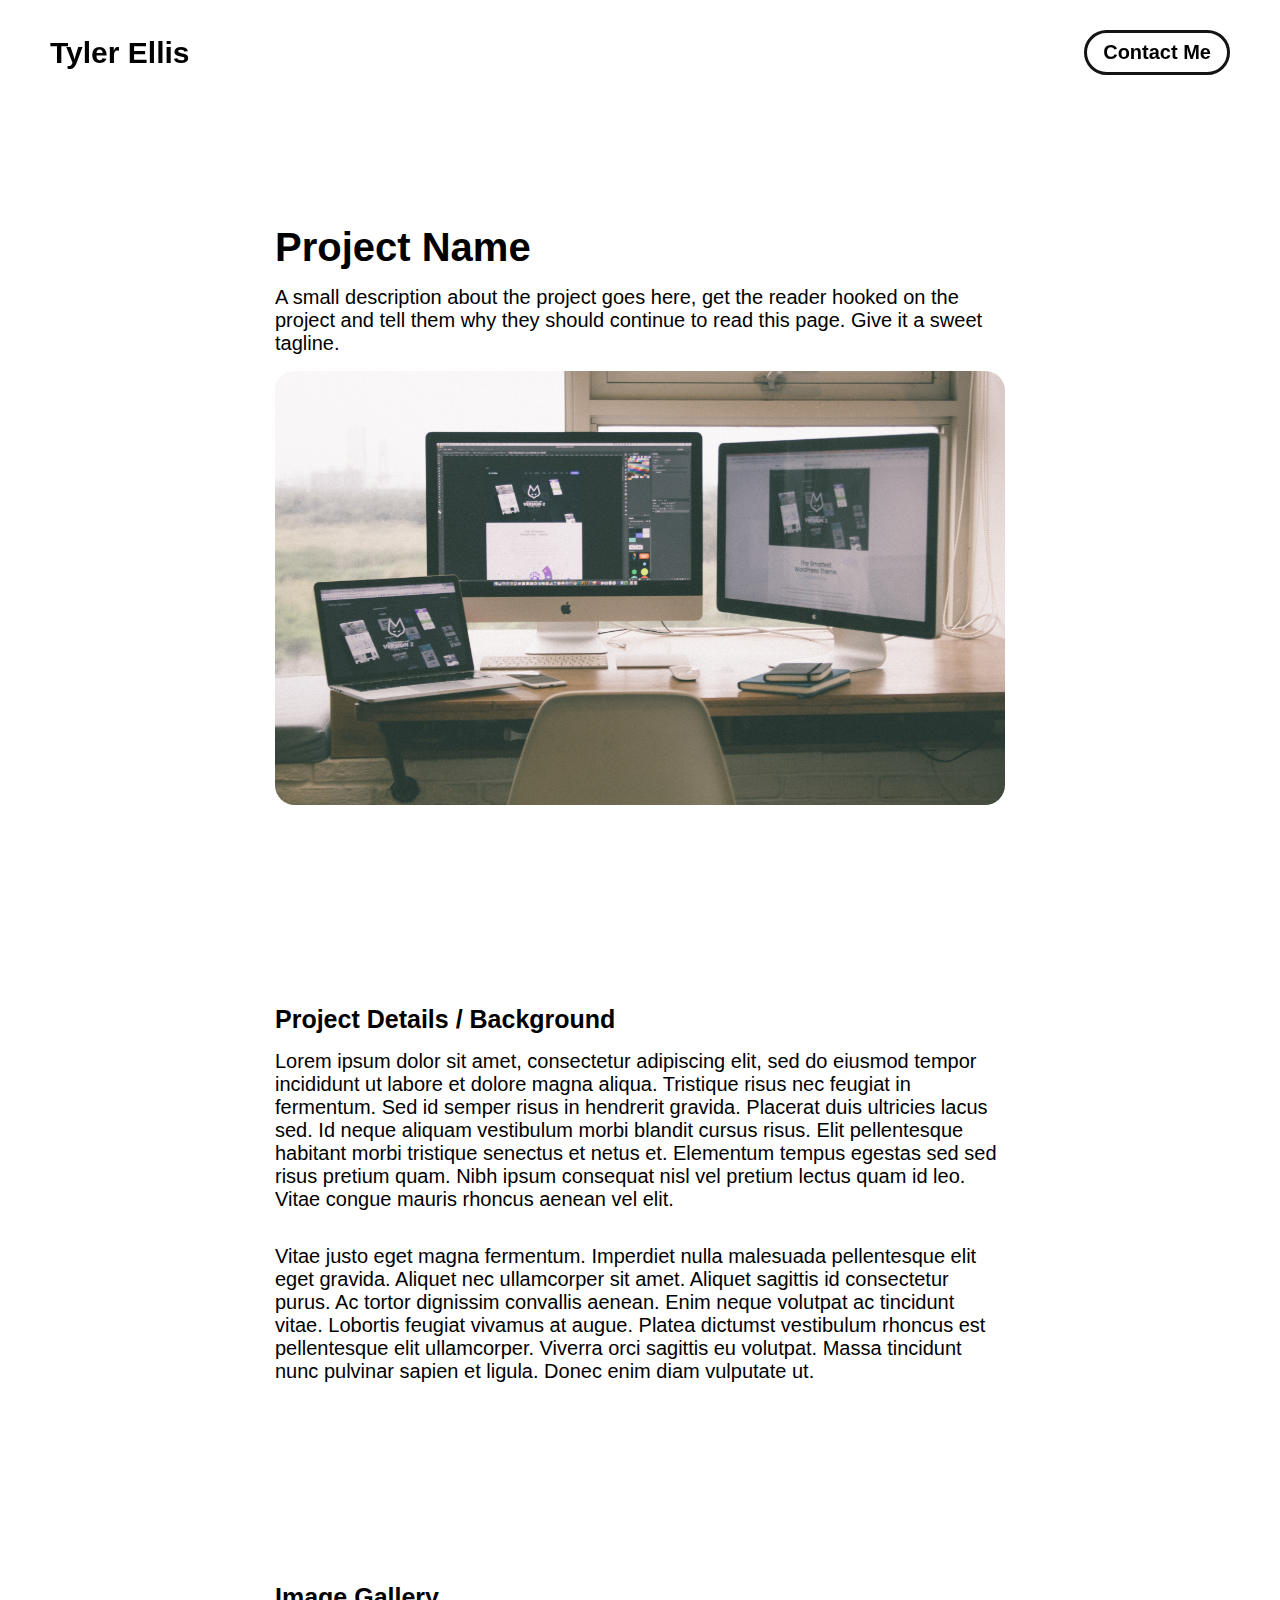
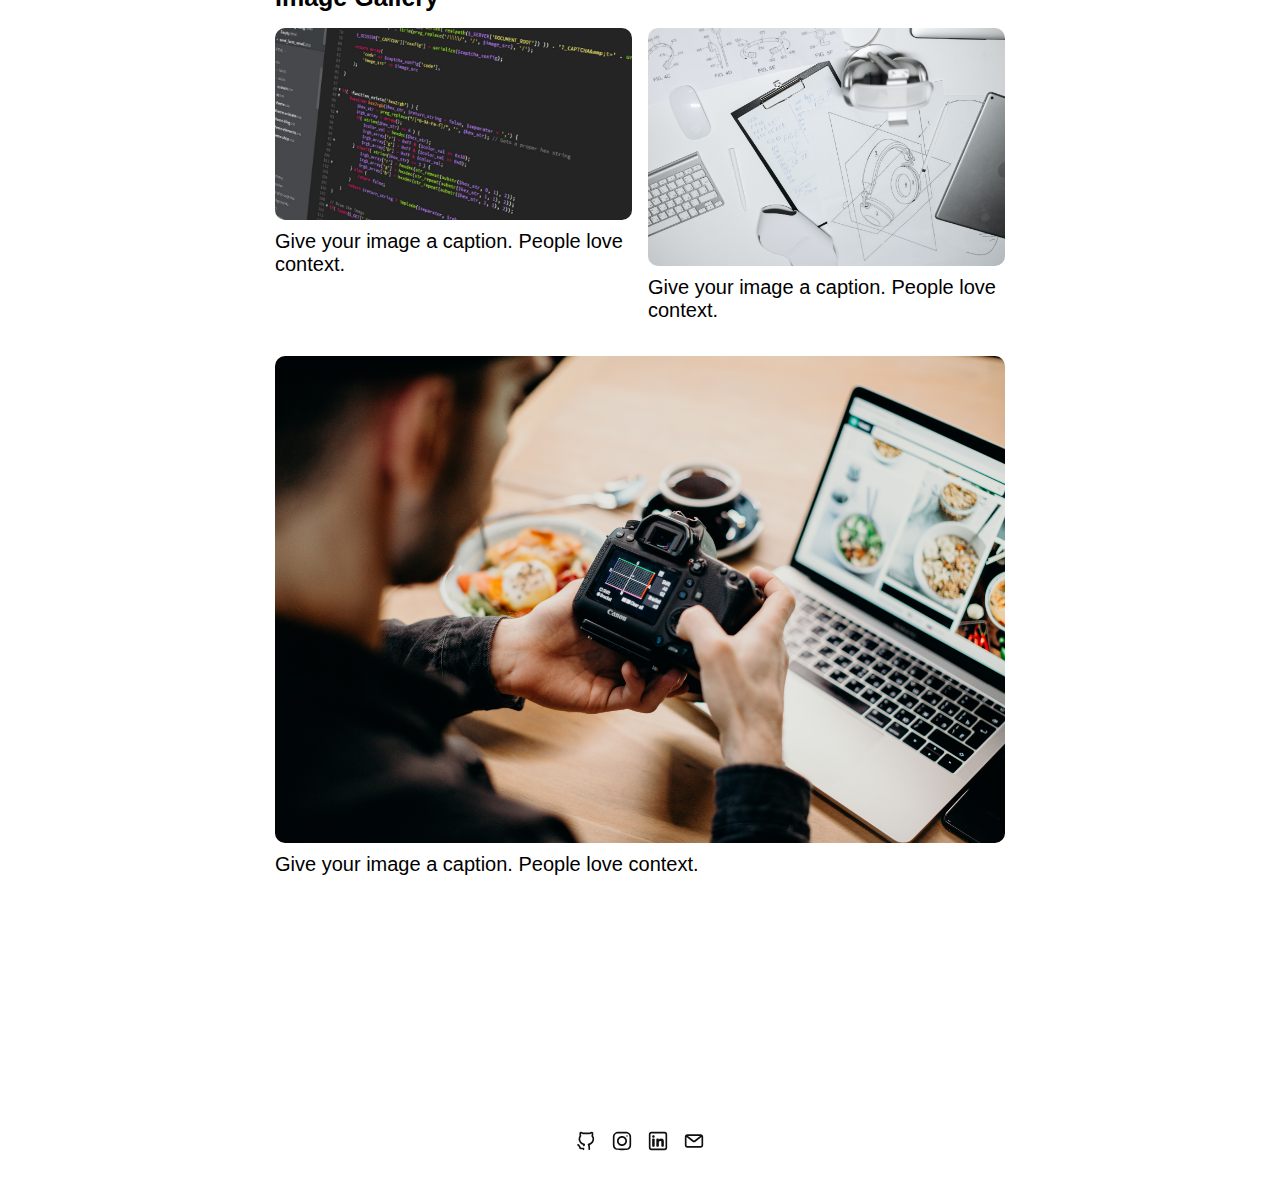
<file: project-pages/project-template.html>
<!-- 
  IMPORTANT! 
  
  Keep this file unchanged to use as a template for all future project pages. 

  For every new project you add to your portfolio, make a copy of this file in the
  'project-pages' folder with a name related to the project.
-->


<!DOCTYPE html>
<html lang="en">
	<head>
		<meta charset="utf-8">
     <link rel="icon" href="../assets/images/profile.jpeg" />
     <title>Tyler Ellis</title>
    <meta name="viewport" content="width=device-width, initial-scale=1" />

		<link rel="stylesheet" href="../css/layout.css">
    <link rel="stylesheet" href="../css/typography.css">
    <link rel="stylesheet" href="../css/utilities.css">

		<script defer src="../js/script.js"></script>
	</head>
	<body>
    <!-- NAVBAR -->
    <div class="navbar">
      <a class="nav-title-link" href="../index.html">
        <span class="nav-title">Tyler Ellis</span>
        <a class="button" href="mailto:tyler.emerson.ellis@gmail.com">
          <span class="button-text">Contact Me</span>
        </a>
      </a>
    </div>

    <!-- MAIN PAGE CONTENT -->
    <div id="main-content">

      <!-- PROJECT HEADER -->
      <div id="project-header">
          <!-- 
            TODO

            - Change the 'main-title' text to the name of your project
            - Change the 'body-text' text to a short and sweet description of your project (maybe the same as the one on the project card)
            - Change "desktop.jpeg" to the image filename you uploaded in the assets/images folder.
          -->
        <div class="main-title">Project Name</div>
        <div class="body-text">A small description about the project goes here, get the reader hooked on the project and tell them why they should continue to read this page. Give it a sweet tagline.</div>
        <image class="project-header-image" src="../assets/images/desktop.jpeg">
      </div>

      <!-- PROJECT DETAILS -->
      <!-- 
        TODO

        - Change the 'subheader-text' to whatever header you want for project details
        - Add paragraphs using the <div class="body-text"></div> elements in the "project-details-content"
      -->
      <div id="project-details">
        <div class="subheader-text">Project Details / Background</div>
        <div class="project-details-content">
          <div class="body-text">Lorem ipsum dolor sit amet, consectetur adipiscing elit, sed do eiusmod tempor incididunt ut labore et dolore magna aliqua. Tristique risus nec feugiat in fermentum. Sed id semper risus in hendrerit gravida. Placerat duis ultricies lacus sed. Id neque aliquam vestibulum morbi blandit cursus risus. Elit pellentesque habitant morbi tristique senectus et netus et. Elementum tempus egestas sed sed risus pretium quam. Nibh ipsum consequat nisl vel pretium lectus quam id leo. Vitae congue mauris rhoncus aenean vel elit.</div>
          <div class="body-text">Vitae justo eget magna fermentum. Imperdiet nulla malesuada pellentesque elit eget gravida. Aliquet nec ullamcorper sit amet. Aliquet sagittis id consectetur purus. Ac tortor dignissim convallis aenean. Enim neque volutpat ac tincidunt vitae. Lobortis feugiat vivamus at augue. Platea dictumst vestibulum rhoncus est pellentesque elit ullamcorper. Viverra orci sagittis eu volutpat. Massa tincidunt nunc pulvinar sapien et ligula. Donec enim diam vulputate ut.</div>
        </div>
      </div>

      <!-- IMAGE GALLERY -->
      <div id="project-gallery">
        <!-- TODO - Change the 'subheader-text' to whatever you want the Gallery section header to say -->
        <div class="subheader-text">Image Gallery</div>
        <div class="project-gallery-content">
            <!-- 
              TODO

              This is where the images in the gallery live. Here's a simple gallery image for you to copy:

              Full Width Image:

                <div class="gallery-image-container">
                  <img src="../assets/images/IMAGE_NAME" class="gallery-image">
                  <span class="image-caption">IMAGE_CAPTION</span>
                </div>

              Half Width Image: 

                <div class="gallery-image-container half-width">
                  <img src="../assets/images/IMAGE_NAME" class="gallery-image">
                  <span class="image-caption">IMAGE_CAPTION</span>
                </div>

              - To add an image to the this area, copy one of the above, paste it below this comment, and change the following:
                  - IMAGE_NAME: the name of the image file in assets/images
                  - IMAGE_CAPTION: to the caption of the image
            -->
            <div class="gallery-image-container half-width">
              <img src="../assets/images/code.jpeg" class="gallery-image">
              <span class="image-caption">Give your image a caption. People love context.</span>
            </div>
            <div class="gallery-image-container half-width">
              <img src="../assets/images/sketchbook.jpeg" class="gallery-image">
              <span class="image-caption">Give your image a caption. People love context.</span>
            </div>
            <div class="gallery-image-container">
              <img src="../assets/images/camera.jpeg" class="gallery-image">
              <span class="image-caption">Give your image a caption. People love context.</span>
            </div>
        </div>
      </div>
    </div>

    <!-- FOOTER -->
    <div id="footer">
      <a class="icon-link" href="https://github.com/hunterwellis">
        <image src="../assets/icons/github.svg" class="footer-icon"/>
      </a>
      <a class="icon-link" target="_blank" href="https://instagram.com/elliswhunter">
        <image src="../assets/icons/instagram.svg" class="footer-icon"/>
      </a>
      <a class="icon-link" target="_blank" href="https://linkedin.com/in/hunterwayneellis">
        <image src="../assets/icons/linkedin.svg" class="footer-icon"/>
      </a>
      <a class="icon-link" href="mailto:hunterellis@vt.edu">
        <image src="../assets/icons/mail.svg" class="footer-icon"/>
      </a>
    </div>

	</body>
</html>
</file>
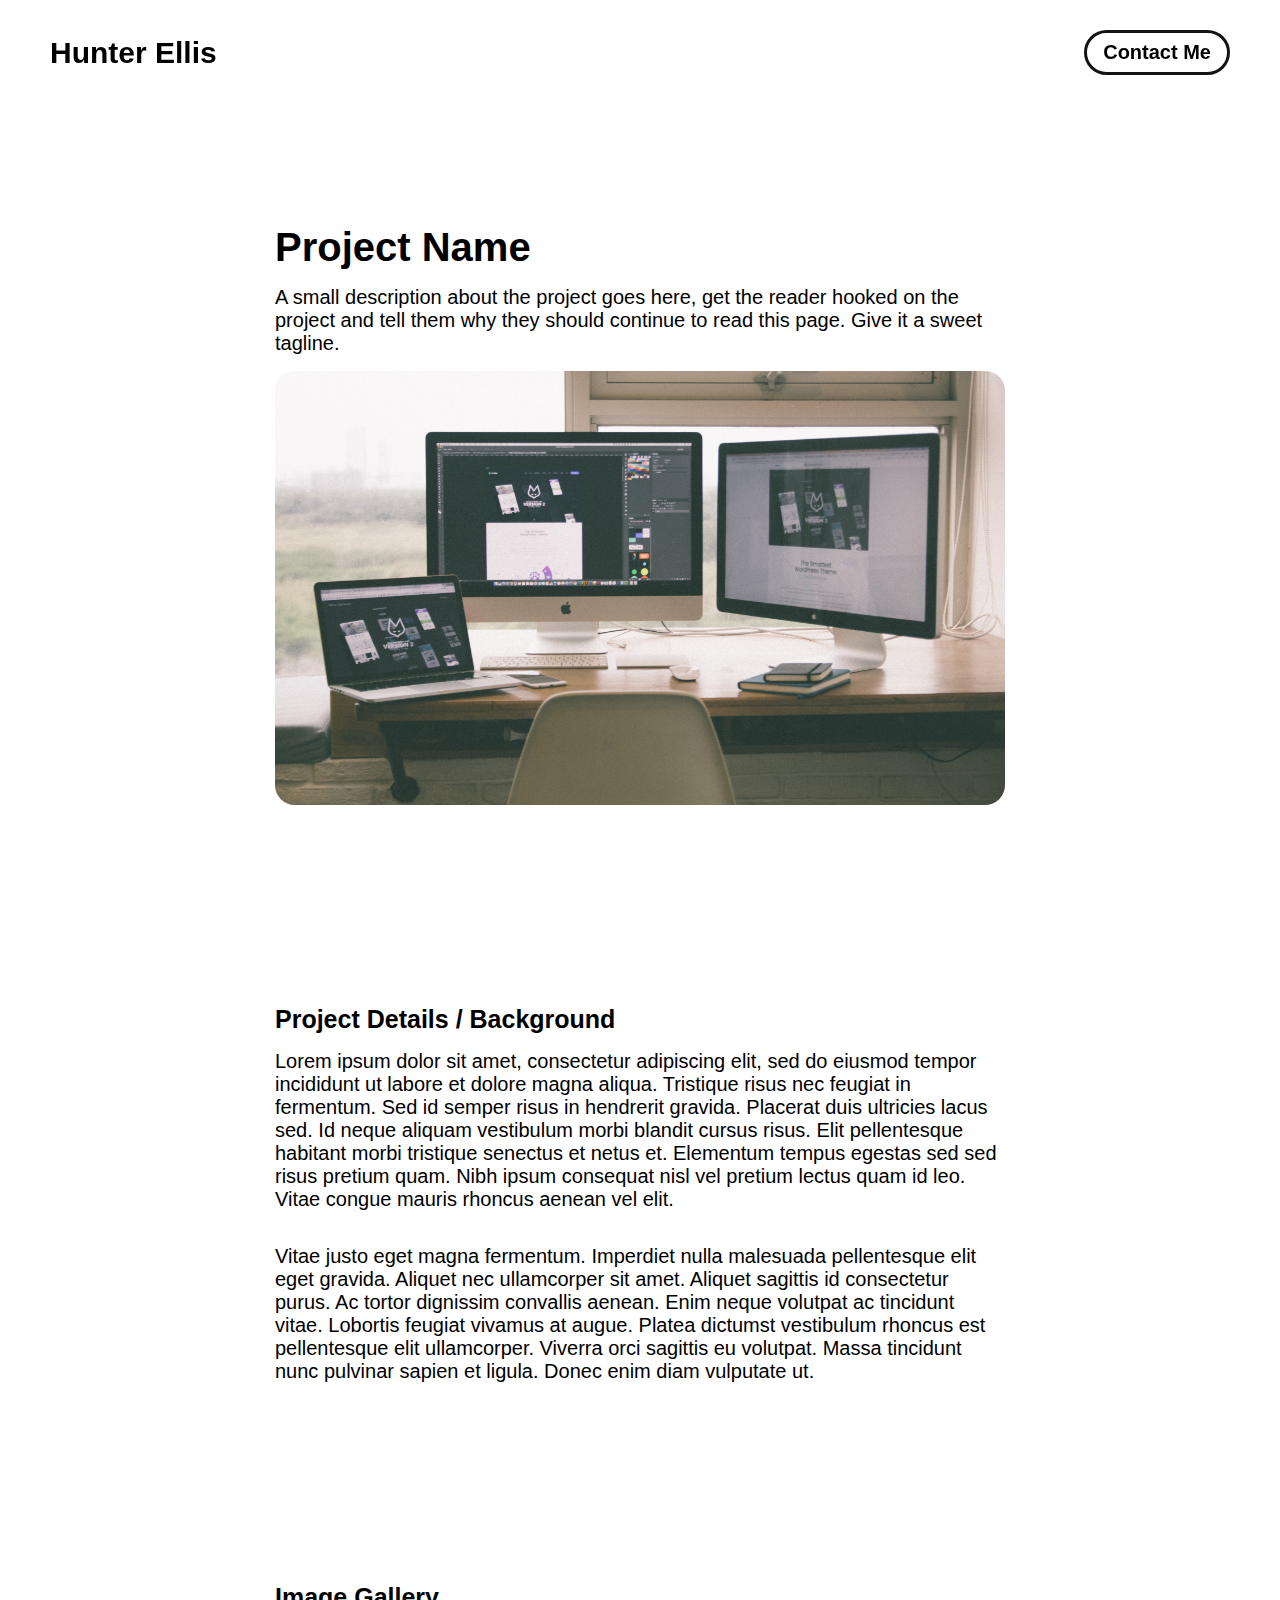
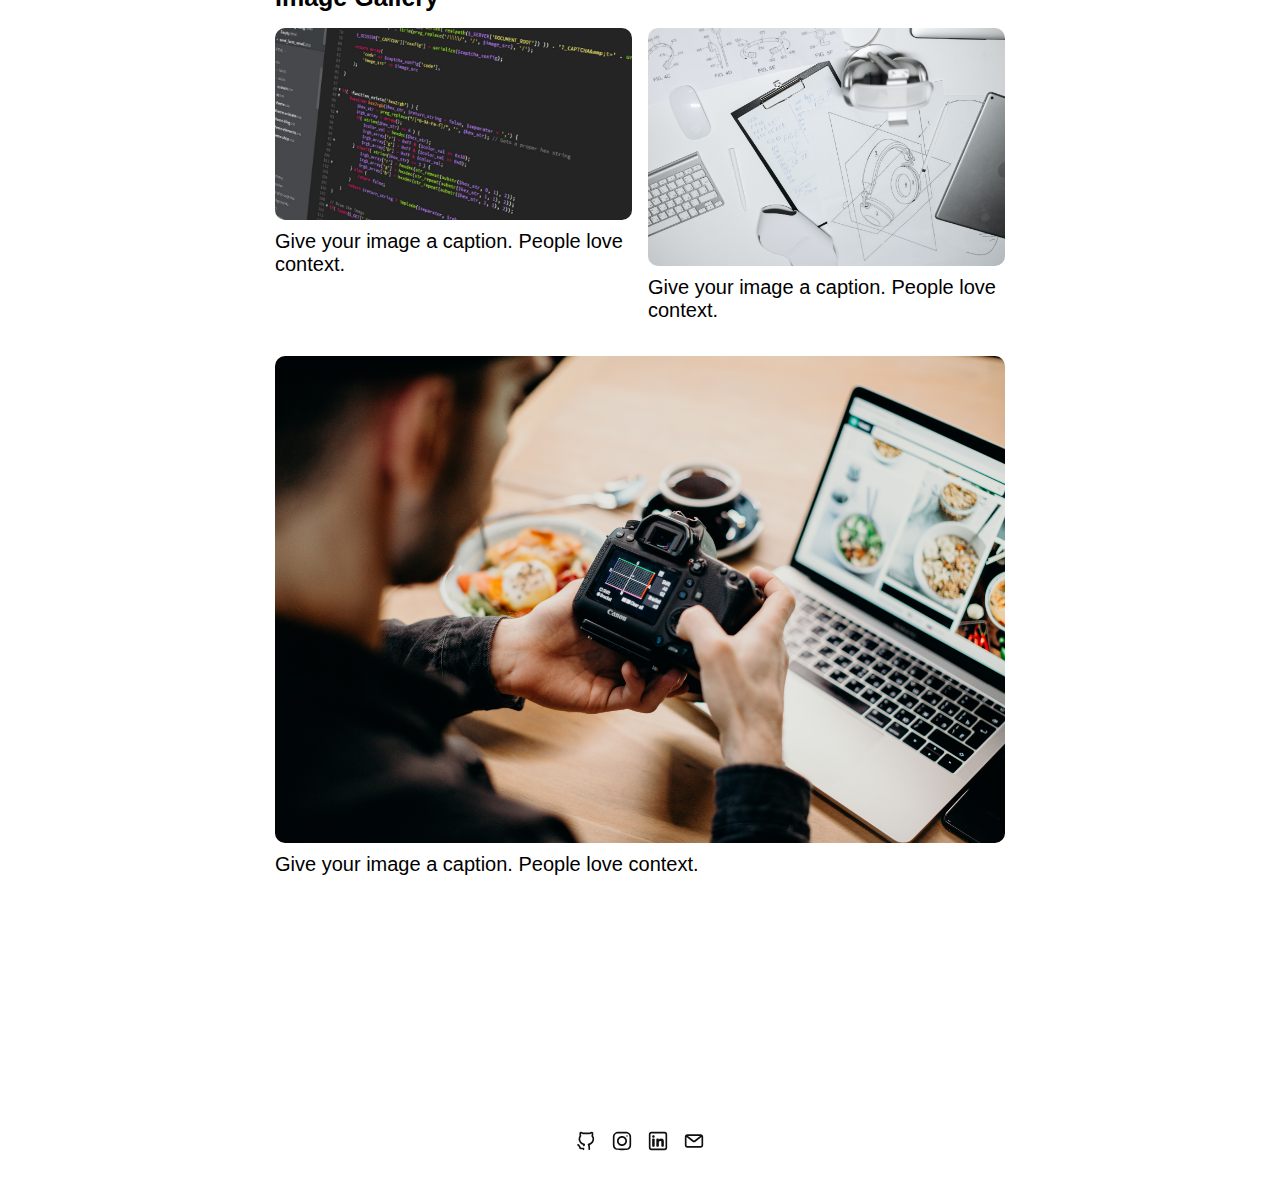
<file: project-pages/robot_arm.html>
<!-- 
  IMPORTANT! 
  
  Keep this file unchanged to use as a template for all future project pages. 

  For every new project you add to your portfolio, make a copy of this file in the
  'project-pages' folder with a name related to the project.
-->


<!DOCTYPE html>
<html lang="en">
	<head>
		<meta charset="utf-8">
     <link rel="icon" href="../assets/images/profile.jpeg" />
     <title>Hunter Ellis</title>
    <meta name="viewport" content="width=device-width, initial-scale=1" />

		<link rel="stylesheet" href="../css/layout.css">
    <link rel="stylesheet" href="../css/typography.css">
    <link rel="stylesheet" href="../css/utilities.css">

		<script defer src="../js/script.js"></script>
	</head>
	<body>
    <!-- NAVBAR -->
    <div class="navbar">
      <a class="nav-title-link" href="../index.html">
        <span class="nav-title">Hunter Ellis</span>
        <a class="button" href="mailto:hunterellis@vt.edu">
          <span class="button-text">Contact Me</span>
        </a>
      </a>
    </div>

    <!-- MAIN PAGE CONTENT -->
    <div id="main-content">

      <!-- PROJECT HEADER -->
      <div id="project-header">
          <!-- 
            TODO

            - Change the 'main-title' text to the name of your project
            - Change the 'body-text' text to a short and sweet description of your project (maybe the same as the one on the project card)
            - Change "desktop.jpeg" to the image filename you uploaded in the assets/images folder.
          -->
        <div class="main-title">Project Name</div>
        <div class="body-text">A small description about the project goes here, get the reader hooked on the project and tell them why they should continue to read this page. Give it a sweet tagline.</div>
        <image class="project-header-image" src="../assets/images/desktop.jpeg">
      </div>

      <!-- PROJECT DETAILS -->
      <!-- 
        TODO

        - Change the 'subheader-text' to whatever header you want for project details
        - Add paragraphs using the <div class="body-text"></div> elements in the "project-details-content"
      -->
      <div id="project-details">
        <div class="subheader-text">Project Details / Background</div>
        <div class="project-details-content">
          <div class="body-text">Lorem ipsum dolor sit amet, consectetur adipiscing elit, sed do eiusmod tempor incididunt ut labore et dolore magna aliqua. Tristique risus nec feugiat in fermentum. Sed id semper risus in hendrerit gravida. Placerat duis ultricies lacus sed. Id neque aliquam vestibulum morbi blandit cursus risus. Elit pellentesque habitant morbi tristique senectus et netus et. Elementum tempus egestas sed sed risus pretium quam. Nibh ipsum consequat nisl vel pretium lectus quam id leo. Vitae congue mauris rhoncus aenean vel elit.</div>
          <div class="body-text">Vitae justo eget magna fermentum. Imperdiet nulla malesuada pellentesque elit eget gravida. Aliquet nec ullamcorper sit amet. Aliquet sagittis id consectetur purus. Ac tortor dignissim convallis aenean. Enim neque volutpat ac tincidunt vitae. Lobortis feugiat vivamus at augue. Platea dictumst vestibulum rhoncus est pellentesque elit ullamcorper. Viverra orci sagittis eu volutpat. Massa tincidunt nunc pulvinar sapien et ligula. Donec enim diam vulputate ut.</div>
        </div>
      </div>

      <!-- IMAGE GALLERY -->
      <div id="project-gallery">
        <!-- TODO - Change the 'subheader-text' to whatever you want the Gallery section header to say -->
        <div class="subheader-text">Image Gallery</div>
        <div class="project-gallery-content">
            <!-- 
              TODO

              This is where the images in the gallery live. Here's a simple gallery image for you to copy:

              Full Width Image:

                <div class="gallery-image-container">
                  <img src="../assets/images/IMAGE_NAME" class="gallery-image">
                  <span class="image-caption">IMAGE_CAPTION</span>
                </div>

              Half Width Image: 

                <div class="gallery-image-container half-width">
                  <img src="../assets/images/IMAGE_NAME" class="gallery-image">
                  <span class="image-caption">IMAGE_CAPTION</span>
                </div>

              - To add an image to the this area, copy one of the above, paste it below this comment, and change the following:
                  - IMAGE_NAME: the name of the image file in assets/images
                  - IMAGE_CAPTION: to the caption of the image
            -->
            <div class="gallery-image-container half-width">
              <img src="../assets/images/code.jpeg" class="gallery-image">
              <span class="image-caption">Give your image a caption. People love context.</span>
            </div>
            <div class="gallery-image-container half-width">
              <img src="../assets/images/sketchbook.jpeg" class="gallery-image">
              <span class="image-caption">Give your image a caption. People love context.</span>
            </div>
            <div class="gallery-image-container">
              <img src="../assets/images/camera.jpeg" class="gallery-image">
              <span class="image-caption">Give your image a caption. People love context.</span>
            </div>
        </div>
      </div>
    </div>

    <!-- FOOTER -->
    <div id="footer">
      <a class="icon-link" href="https://github.com/hunterwellis">
        <image src="../assets/icons/github.svg" class="footer-icon"/>
      </a>
      <a class="icon-link" target="_blank" href="https://instagram.com/elliswhunter">
        <image src="../assets/icons/instagram.svg" class="footer-icon"/>
      </a>
      <a class="icon-link" target="_blank" href="https://linkedin.com/in/hunterwayneellis">
        <image src="../assets/icons/linkedin.svg" class="footer-icon"/>
      </a>
      <a class="icon-link" href="mailto:hunterellis@vt.edu">
        <image src="../assets/icons/mail.svg" class="footer-icon"/>
      </a>
    </div>

	</body>
</html>
</file>
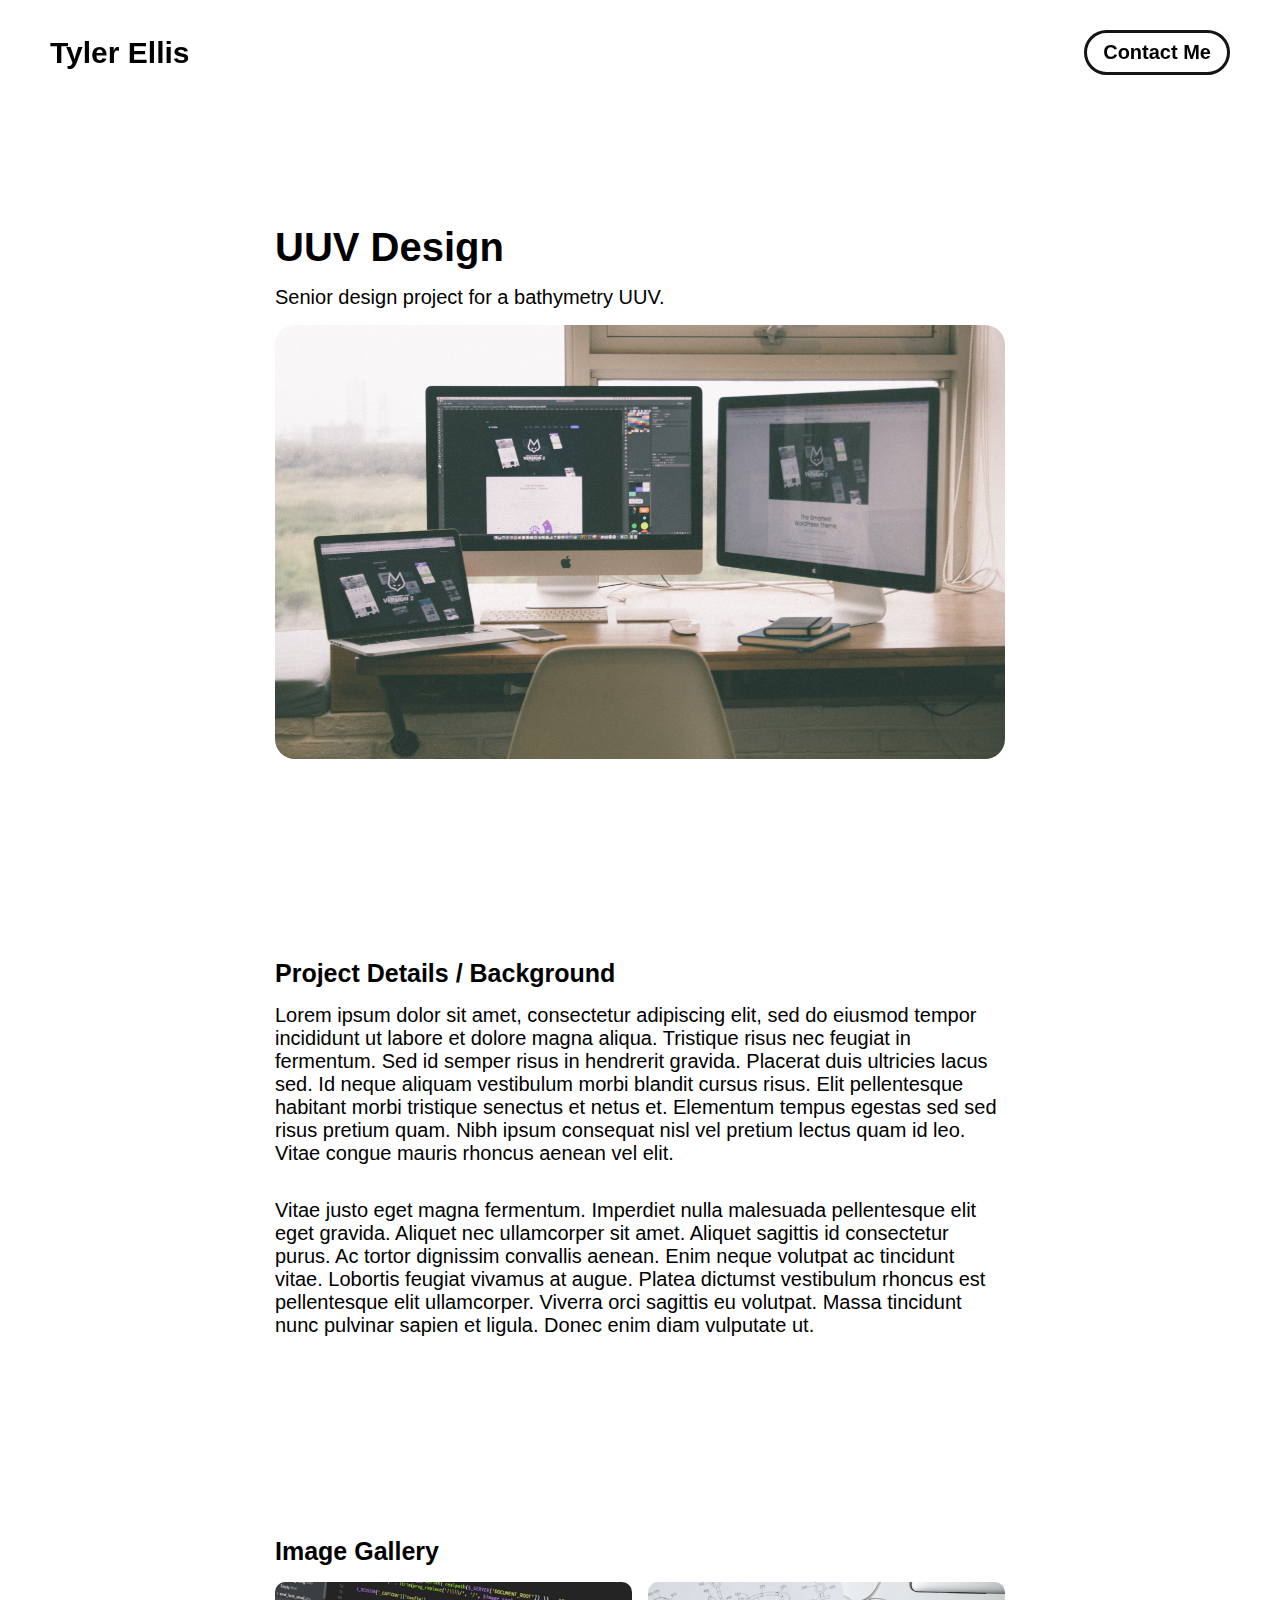
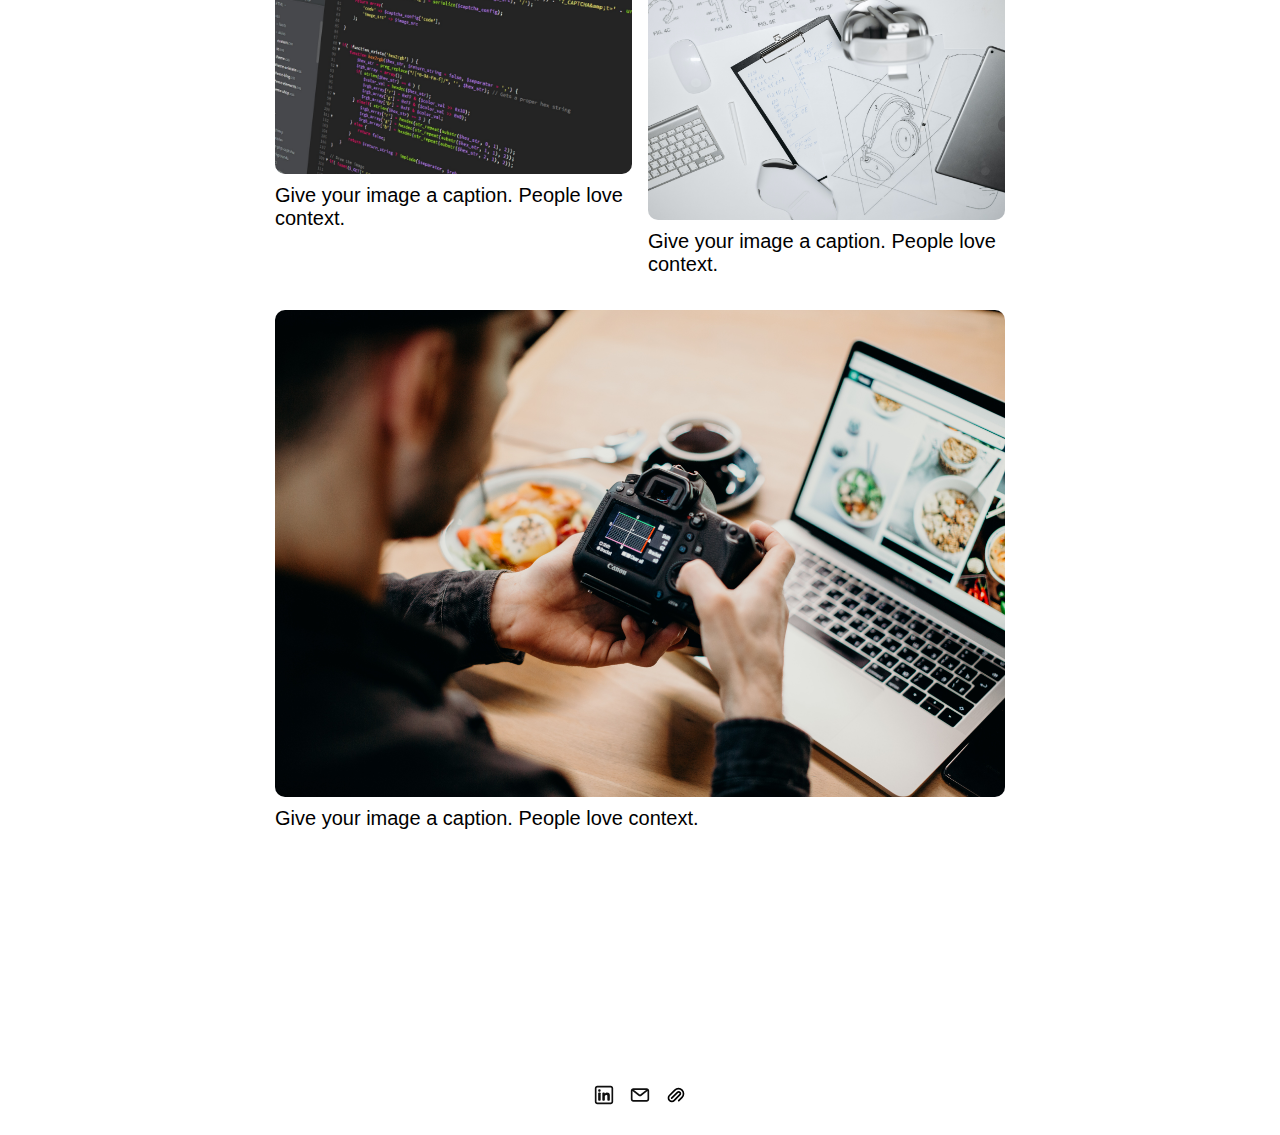
<file: project-pages/senior.html>
<!-- 
  IMPORTANT! 
  
  Keep this file unchanged to use as a template for all future project pages. 

  For every new project you add to your portfolio, make a copy of this file in the
  'project-pages' folder with a name related to the project.
-->


<!DOCTYPE html>
<html lang="en">
	<head>
		<meta charset="utf-8">
     <link rel="icon" href="../assets/images/TylerEllisicon.JPG" />
     <title>Tyler Ellis</title>
    <meta name="viewport" content="width=device-width, initial-scale=1" />

		<link rel="stylesheet" href="../css/layout.css">
    <link rel="stylesheet" href="../css/typography.css">
    <link rel="stylesheet" href="../css/utilities.css">

		<script defer src="../js/script.js"></script>
	</head>
	<body>
    <!-- NAVBAR -->
    <div class="navbar">
      <a class="nav-title-link" href="../index.html">
        <span class="nav-title">Tyler Ellis</span>
        <a class="button" href="mailto:tyler.emerson.ellis@gmail.com">
          <span class="button-text">Contact Me</span>
        </a>
      </a>
    </div>

    <!-- MAIN PAGE CONTENT -->
    <div id="main-content">

      <!-- PROJECT HEADER -->
      <div id="project-header">
          <!-- 
            TODO

            - Change the 'main-title' text to the name of your project
            - Change the 'body-text' text to a short and sweet description of your project (maybe the same as the one on the project card)
            - Change "desktop.jpeg" to the image filename you uploaded in the assets/images folder.
          -->
        <div class="main-title">UUV Design</div>
        <div class="body-text">Senior design project for a bathymetry UUV.</div>
        <image class="project-header-image" src="../assets/images/desktop.jpeg">
      </div>

      <!-- PROJECT DETAILS -->
      <!-- 
        TODO

        - Change the 'subheader-text' to whatever header you want for project details
        - Add paragraphs using the <div class="body-text"></div> elements in the "project-details-content"
      -->
      <div id="project-details">
        <div class="subheader-text">Project Details / Background</div>
        <div class="project-details-content">
          <div class="body-text">Lorem ipsum dolor sit amet, consectetur adipiscing elit, sed do eiusmod tempor incididunt ut labore et dolore magna aliqua. Tristique risus nec feugiat in fermentum. Sed id semper risus in hendrerit gravida. Placerat duis ultricies lacus sed. Id neque aliquam vestibulum morbi blandit cursus risus. Elit pellentesque habitant morbi tristique senectus et netus et. Elementum tempus egestas sed sed risus pretium quam. Nibh ipsum consequat nisl vel pretium lectus quam id leo. Vitae congue mauris rhoncus aenean vel elit.</div>
          <div class="body-text">Vitae justo eget magna fermentum. Imperdiet nulla malesuada pellentesque elit eget gravida. Aliquet nec ullamcorper sit amet. Aliquet sagittis id consectetur purus. Ac tortor dignissim convallis aenean. Enim neque volutpat ac tincidunt vitae. Lobortis feugiat vivamus at augue. Platea dictumst vestibulum rhoncus est pellentesque elit ullamcorper. Viverra orci sagittis eu volutpat. Massa tincidunt nunc pulvinar sapien et ligula. Donec enim diam vulputate ut.</div>
        </div>
      </div>

      <!-- IMAGE GALLERY -->
      <div id="project-gallery">
        <!-- TODO - Change the 'subheader-text' to whatever you want the Gallery section header to say -->
        <div class="subheader-text">Image Gallery</div>
        <div class="project-gallery-content">
            <!-- 
              TODO

              This is where the images in the gallery live. Here's a simple gallery image for you to copy:

              Full Width Image:

                <div class="gallery-image-container">
                  <img src="../assets/images/IMAGE_NAME" class="gallery-image">
                  <span class="image-caption">IMAGE_CAPTION</span>
                </div>

              Half Width Image: 

                <div class="gallery-image-container half-width">
                  <img src="../assets/images/IMAGE_NAME" class="gallery-image">
                  <span class="image-caption">IMAGE_CAPTION</span>
                </div>

              - To add an image to the this area, copy one of the above, paste it below this comment, and change the following:
                  - IMAGE_NAME: the name of the image file in assets/images
                  - IMAGE_CAPTION: to the caption of the image
            -->
            <div class="gallery-image-container half-width">
              <img src="../assets/images/code.jpeg" class="gallery-image">
              <span class="image-caption">Give your image a caption. People love context.</span>
            </div>
            <div class="gallery-image-container half-width">
              <img src="../assets/images/sketchbook.jpeg" class="gallery-image">
              <span class="image-caption">Give your image a caption. People love context.</span>
            </div>
            <div class="gallery-image-container">
              <img src="../assets/images/camera.jpeg" class="gallery-image">
              <span class="image-caption">Give your image a caption. People love context.</span>
            </div>
        </div>
      </div>
    </div>

    <!-- FOOTER -->
    <div id="footer">
      <a class="icon-link" target="_blank" href="https://linkedin.com/in/tylerellisvt">
        <image src="../assets/icons/linkedin.svg" class="footer-icon"/>
      </a>
      <a class="icon-link" href="mailto:tyler.emerson.ellis@gmail.com">
        <image src="../assets/icons/mail.svg" class="footer-icon"/>
      </a>
      <a class="icon-link" target="_blank" href="assets/resume/ResumeTylerEllis.pdf">
        <image src="../assets/icons/document.svg" class="footer-icon"/>
      </a>
    </div>

	</body>
</html>
</file>
<file: css/layout.css>
* {
  box-sizing: border-box;
}

html {
  text-size-adjust: none;
  -webkit-text-size-adjust: none;
  -moz-text-size-adjust: none;
  -ms-text-size-adjust: none;
}

body {
  margin: 0;
  -webkit-font-smoothing: antialiased;
  -moz-osx-font-smoothing: grayscale;
}




/* Main Page Layout */

#main-content {
  margin: 225px 425px;
  display: flex;
  flex-direction: column;
  gap: 200px;
}




/* Portfolio Header */

#portfolio-header {
  display: flex;
  gap: 20px;
  align-items: center;
}

#portfolio-header-image-container {
  display: flex;
  flex-direction: column;
  gap: 10px;
  flex-basis: 50%;
}

.portfolio-header-image {
  border-radius: 20px;
  width: 100%;
  height: auto;
}

#portfolio-header-text-container {
  display: flex;
  flex-direction: column;
  gap: 34px;
  flex-basis: 50%;
}

#portfolio-header-media {
  width: 100%;
  display: flex;
  padding: 0px 10px;
  justify-content: left;
  align-items: left;
  gap: 16px;
}


/* About Section */

#about-section {
  display: flex;
  flex-direction: column;
  gap: 16px;
}

.about-section-content {
  display: flex;
  flex-direction: column;
  gap: 34px;
}




/* Project Section */

#my-work-section {
  display: flex;
  flex-direction: column;
  gap: 16px;
}

.projects-container {
  display: flex;
  gap: 34px 16px;
  flex-wrap: wrap;
}

    /* Project Cards */

    .project-card {
      max-width: calc((100% - 32px) / 3);
      display: flex;
      flex-direction: column;
      gap: 34px;
    }

    .project-card-text-container {
      flex-direction: column;
      display: flex;
      gap: 16px
    }

    .project-image {
      border-radius: 10px;
      width: 100%;
      height: 200px;
      object-fit: cover;
      object-position: center;
    }




/* Project Pages */

#project-header {
  display: flex;
  flex-direction: column;
  gap: 16px;
}

.project-header-image {
  border-radius: 20px;
  width: 100%;
  height: auto;
}

#project-details {
  display: flex;
  flex-direction: column;
  gap: 16px;
}

.project-details-content {
  display: flex;
  flex-direction: column;
  gap: 34px;
}

    /* Project Gallery */

    #project-gallery {
      display: flex;
      flex-direction: column;
      gap: 16px;
    }

    .project-gallery-content {
      display: flex;
      flex-wrap: wrap;
      gap: 34px 16px;
    }

    .gallery-image-container {
      border-radius: 10px;
      width: 100%;
      display: flex;
      flex-direction: column;
      gap: 10px;
    }

    .gallery-image-container.half-width {
      width: calc((100% - 16px) / 2);
    }

    .gallery-image {
      border-radius: 10px;
      width: 100%;
      height: auto;
    }


/* Extra Extra large devices (large laptops and desktops, 1200px and below) */
@media only screen and (max-width: 1600px) {
  #main-content {
    margin: 225px 275px;
  }
}

/* Extra large devices (large laptops and desktops, 1200px and below) */
@media only screen and (max-width: 1200px) {
  #main-content {
    margin: 225px 175px;
  }
}

/* Large devices (laptops/desktops, 1000px and below) */
@media only screen and (max-width: 1000px) {
  #main-content {
    margin: 225px 75px;
  }
}

/* Small devices (portrait tablets and large phones, 800px and below) */
@media only screen and (max-width: 800px) {
  #main-content {
    margin: 150px 50px;
  }

  #portfolio-header {
    flex-direction: column;
  }

  .project-card {
    max-width: calc((100% - 16px) / 2);
  }
}

/* Small devices (portrait tablets and large phones, 600px and below) */
@media only screen and (max-width: 600px) {
  #main-content {
    margin: 125px 20px;
  }

  .project-card {
    max-width: 100%;
  }
}

.container {
  display: flex;
 }
 
 img {
   display: block;
   margin-left: auto;
   margin-right: auto;                  
 }
 
 .text {
   font-size: 20px;
   padding-left: 15px;
 }
/* ===========================
   MOBILE: ICON LINKS ABOVE BUTTON LINKS
   =========================== */
@media only screen and (max-width: 800px) {

  /* Stack timeline / content rows vertically */
  .container {
    flex-direction: column;
    align-items: flex-start;
  }

  /* Paragraph text first */
  .container .text {
    order: 1;
    padding-left: 0;
    font-size: 18px;
    line-height: 1.45;
    width: 100%;
  }

  /* Icon/image links second */
  .icon-link {
    order: 2;
    display: block;
    margin-top: 12px;
    margin-left: 0 !important;
    float: none !important;
  }

  .icon-link img {
    display: block;
    margin-left: 0 !important;
  }

  /* Button-only links last */
  .button {
    order: 3;
    margin-top: 10px;
  }
}
@media only screen and (max-width: 800px) {
  #main-content {
    margin-top: calc(125px + env(safe-area-inset-top));
  }
}
</file>
<file: css/typography.css>
body {
  font-family: "Helvetica Neue", Helvetica, Arial, sans-serif;
}

.nav-title {
  font-weight: 700;
  font-size: 30px;
}

.button-text {
  font-size: 20px;
  font-weight: 700;
}

.image-caption {
  font-size: 20px;
  font-weight: 500;
}

.main-title {
  font-size: 40px;
  font-weight: 700;
}

.subheader-text {
  font-size: 25px;
  font-weight: 700;
}

.body-text {
  font-size: 20px;
  font-weight: 500;
}

.project-card-text {
  overflow: hidden;
  text-overflow: ellipsis;
  display: -webkit-box;
  -webkit-line-clamp: 4;
  -webkit-box-orient: vertical;
}

.project-title {
  overflow: hidden;
  text-overflow: ellipsis;
  display: -webkit-box;
  -webkit-line-clamp: 1;
  -webkit-box-orient: vertical;
}
</file>
<file: css/utilities.css>
/* Icons */

.right-arrow-icon {
  width: 16px;
  height: 16px;
  margin-top: 1px;
}

.footer-icon {
  width: 20px;
  height: 20px;
}

a.icon-link {
  transition: transform 200ms ease-in-out;
}

a.icon-link:hover {
  cursor: pointer;
  stroke-width: 5;
  margin: 0;
  transform: rotate(15deg);
}


/* Navbar Styling */

.navbar {
  width: 100%;
  padding: 30px 50px;
  display: flex;
  justify-content: space-between;
  align-items: center;
  position: fixed;
  top: 0;
  left: 0;
}

.nav-title-link {
  color: black;
  text-decoration: none;
}

.nav-title-link:hover {
  text-decoration: underline;
}

/* Small devices (portrait tablets and large phones, 800px and below) */
@media only screen and (max-width: 800px) {
  .navbar {
    padding: 20px 20px;
    background-color: white
  }
}


/* Button Styling */

a.button {
  padding: 8px 16px;
  border: 3px solid #141414;
  border-radius: 50px;
  color: black;
  text-decoration: none;
  width: fit-content;
  display: flex;
  gap: 5px;
  align-items: center;
}

a.button:hover {
  text-decoration: underline;
  text-decoration-thickness: 2px;
  cursor: pointer;
}


/* Footer Styling */

#footer {
  width: 100%;
  display: flex;
  padding: 30px 50px;
  justify-content: center;
  align-items: center;
  gap: 16px;
}

/* Link Styling */
a.no-underline {
  text-decoration: none;
  color: black
}

a.no-underline:hover {
  text-decoration: underline;
  cursor: pointer;
}

/* Small devices (portrait tablets and large phones, 800px and below) */
@media only screen and (max-width: 800px) {
  #footer {
    padding: 20px 20px;
  }
}
</file>
<file: css/timeline.css>
.timeline {
    position: relative;
    margin: 30px;
    padding: 40px 20px;
}

.timeline::after {
  content: '';
  position: absolute;
  width: 2px;
  background-color: #000;
  top: 0;
  bottom: 0;
  margin-left: -1px;
}

.timeline-item {
  position: relative;
  margin-bottom: 50px;
}
  
.timeline-item::after {
  content: '';
  position: absolute;
  width: 20px;
  height: 20px;
  background-color: #000;
  border-radius: 50%;
  top: 0;
  margin-left: -10px;
}

.timeline-item.left .timeline-content {
  left: 70%;
}

.timeline-item.right .timeline-content {
  left: 20%;
}

.timeline-content {
  position: relative;
  left: 30px;
}

.timeline-date {
  font-weight: bold;
  margin-bottom: 10px;
}

.timeline-description {
  font-size: 20px;
  margin-bottom: 10px;
}
</file>
